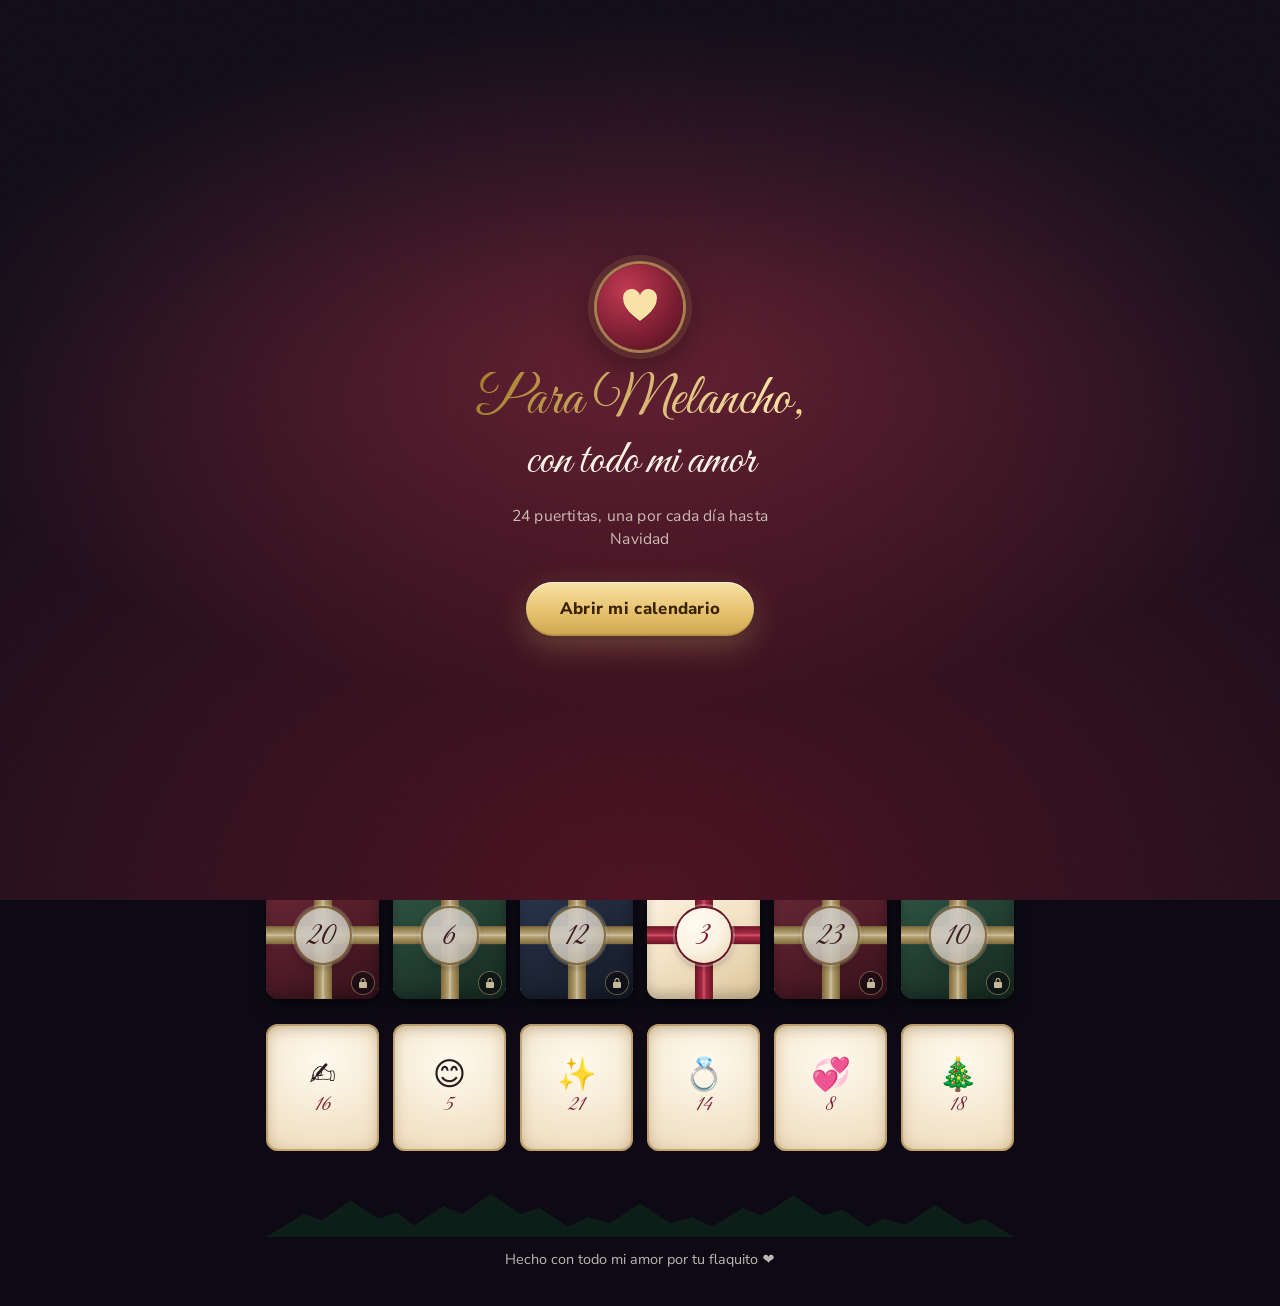
<file: adviento/index.html>
<!DOCTYPE html>
<html lang="es">
<head>
<meta charset="UTF-8">
<meta name="viewport" content="width=device-width, initial-scale=1, viewport-fit=cover">
<title>Adviento para Melancho</title>
<meta name="description" content="Un calendario de adviento hecho con todo mi amor">
<!-- Vista previa al compartir el link (WhatsApp, etc.) -->
<meta property="og:type" content="website">
<meta property="og:url" content="https://adviento-melancho.onrender.com/">
<meta property="og:title" content="Para Melancho 🎄">
<meta property="og:description" content="Un calendario de adviento hecho con todo mi amor">
<meta property="og:image" content="https://adviento-melancho.onrender.com/og.jpg">
<meta property="og:image:secure_url" content="https://adviento-melancho.onrender.com/og.jpg">
<meta property="og:image:type" content="image/jpeg">
<meta property="og:image:width" content="1200">
<meta property="og:image:height" content="630">
<meta property="og:image:alt" content="Para Melancho: nuestro calendario de adviento">
<meta property="og:locale" content="es_EC">
<meta name="twitter:card" content="summary_large_image">
<meta name="twitter:title" content="Para Melancho 🎄">
<meta name="twitter:description" content="Un calendario de adviento hecho con todo mi amor">
<meta name="twitter:image" content="https://adviento-melancho.onrender.com/og.jpg">
<meta name="theme-color" content="#140c1c">
<meta name="apple-mobile-web-app-capable" content="yes">
<meta name="mobile-web-app-capable" content="yes">
<meta name="apple-mobile-web-app-status-bar-style" content="black-translucent">
<meta name="apple-mobile-web-app-title" content="Adviento">
<link rel="manifest" href="manifest.webmanifest">
<link rel="icon" type="image/png" href="icons/favicon.png">
<link rel="apple-touch-icon" href="icons/apple-touch-icon.png">
<link rel="preload" href="fonts/great-vibes.woff2" as="font" type="font/woff2" crossorigin>
<link rel="preload" href="fonts/nunito-sans.woff2" as="font" type="font/woff2" crossorigin>
<link rel="stylesheet" href="css/styles.css">
</head>
<body>
<canvas id="sky" aria-hidden="true"></canvas>
<canvas id="fx" aria-hidden="true"></canvas>

<!-- ====== BIENVENIDA ====== -->
<section class="splash" id="splash" role="dialog" aria-modal="true" aria-labelledby="splashTitle">
  <div class="splash-inner">
    <div class="splash-seal" aria-hidden="true">
      <svg viewBox="0 0 100 100"><path d="M50 82C22 62 12 46 12 33a17 17 0 0 1 38-9 17 17 0 0 1 38 9c0 13-10 29-38 49z"/></svg>
    </div>
    <p class="splash-pre">Para Melancho,</p>
    <h1 class="splash-title" id="splashTitle">con todo mi amor</h1>
    <p class="splash-sub">24 puertitas, una por cada día hasta Navidad</p>
    <button class="btn-gold" id="enterBtn" type="button">Abrir mi calendario</button>
  </div>
</section>

<!-- ====== BARRA SUPERIOR ====== -->
<div class="topbar">
  <button class="icon-btn" id="musicBtn" type="button" aria-pressed="false" aria-label="Encender música navideña">
    <svg class="i-on" viewBox="0 0 24 24" aria-hidden="true"><path d="M9 18V5l11-2v13"/><circle cx="6" cy="18" r="3"/><circle cx="17" cy="16" r="3"/></svg>
    <svg class="i-off" viewBox="0 0 24 24" aria-hidden="true"><path d="M9 18V5l11-2v13"/><circle cx="6" cy="18" r="3"/><circle cx="17" cy="16" r="3"/><path d="M3 3l18 18"/></svg>
  </button>
</div>

<main id="app" aria-hidden="true">
  <div class="garland" aria-hidden="true">
    <svg class="wire" viewBox="0 0 400 40" preserveAspectRatio="none"><path d="M0 6 Q100 38 200 10 T400 6"/></svg>
    <div class="bulbs" id="bulbs"></div>
  </div>

  <header class="hero">
    <p class="eyebrow">Diciembre 2026</p>
    <h1>Nuestro Adviento,<br><span>mi Melancho</span></h1>
    <p class="sub">Una puertita cada día hasta Navidad</p>
    <div id="testBadge"></div>

    <div class="countdown" id="countdown" aria-live="off">
      <p class="cd-label" id="cdLabel">Faltan para Navidad</p>
      <div class="cd-tiles" id="cdTiles">
        <div class="cd-tile"><b id="cdD">--</b><span>días</span></div>
        <div class="cd-tile"><b id="cdH">--</b><span>horas</span></div>
        <div class="cd-tile"><b id="cdM">--</b><span>min</span></div>
        <div class="cd-tile"><b id="cdS">--</b><span>seg</span></div>
      </div>
      <p class="cd-note" id="count"></p>
    </div>

    <div class="remind" id="remind">
      <button class="btn-remind" id="remindBtn" type="button">Recordarme cada día 🔔</button>
      <p class="remind-alt" id="remindAlt" hidden></p>
    </div>

    <div class="avisos-panel" id="avisosPanel" hidden>
      <p class="avisos-title">Avisos para ti (ntfy)</p>
      <button class="btn-gold" id="avisosTest" type="button">Enviar aviso de prueba</button>
      <p class="avisos-info" id="avisosInfo"></p>
    </div>

    <div class="progress" aria-label="Progreso">
      <p class="progress-text" id="progressText">Has abierto 0 de 24 puertitas</p>
      <div class="progress-bar" role="progressbar" aria-valuemin="0" aria-valuemax="24" aria-valuenow="0" id="progressBar"><i id="progressFill"></i></div>
    </div>
  </header>

  <section class="album" id="album" aria-labelledby="albumTitle" hidden>
    <h2 id="albumTitle">Nuestro álbum de Adviento</h2>
    <p class="album-sub">Todas las puertitas que abriste, para releerlas cuando quieras</p>
    <div class="album-list" id="albumList"></div>
  </section>

  <section class="grid" id="grid" aria-label="Puertitas del calendario"></section>

  <footer class="foot">
    <svg class="pines" viewBox="0 0 400 60" preserveAspectRatio="none" aria-hidden="true">
      <path d="M0 60 L20 30 L30 38 L45 12 L60 36 L70 28 L88 60Z M70 60 L95 20 L105 30 L120 4 L136 30 L146 22 L170 60Z M150 60 L172 34 L184 42 L200 16 L216 42 L228 34 L250 60Z M230 60 L255 22 L265 32 L282 6 L298 32 L308 24 L330 60Z M312 60 L330 36 L342 44 L358 18 L374 44 L384 36 L400 60Z"/>
    </svg>
    <p>Hecho con todo mi amor por tu flaquito ❤️</p>
  </footer>
</main>

<!-- ====== VENTANA DE CONTENIDO ====== -->
<div class="overlay" id="overlay" aria-hidden="true">
  <div class="stage" id="stage" role="dialog" aria-modal="true" aria-labelledby="cardTitle" tabindex="-1"></div>
</div>

<div class="flash" id="flash" aria-hidden="true"></div>
<div class="toast" id="toast" role="status" aria-live="polite"></div>

<script src="data.js"></script>
<script src="js/music.js"></script>
<script src="js/effects.js"></script>
<script src="js/avisos.js"></script>
<script src="js/app.js"></script>
</body>
</html>
</file>
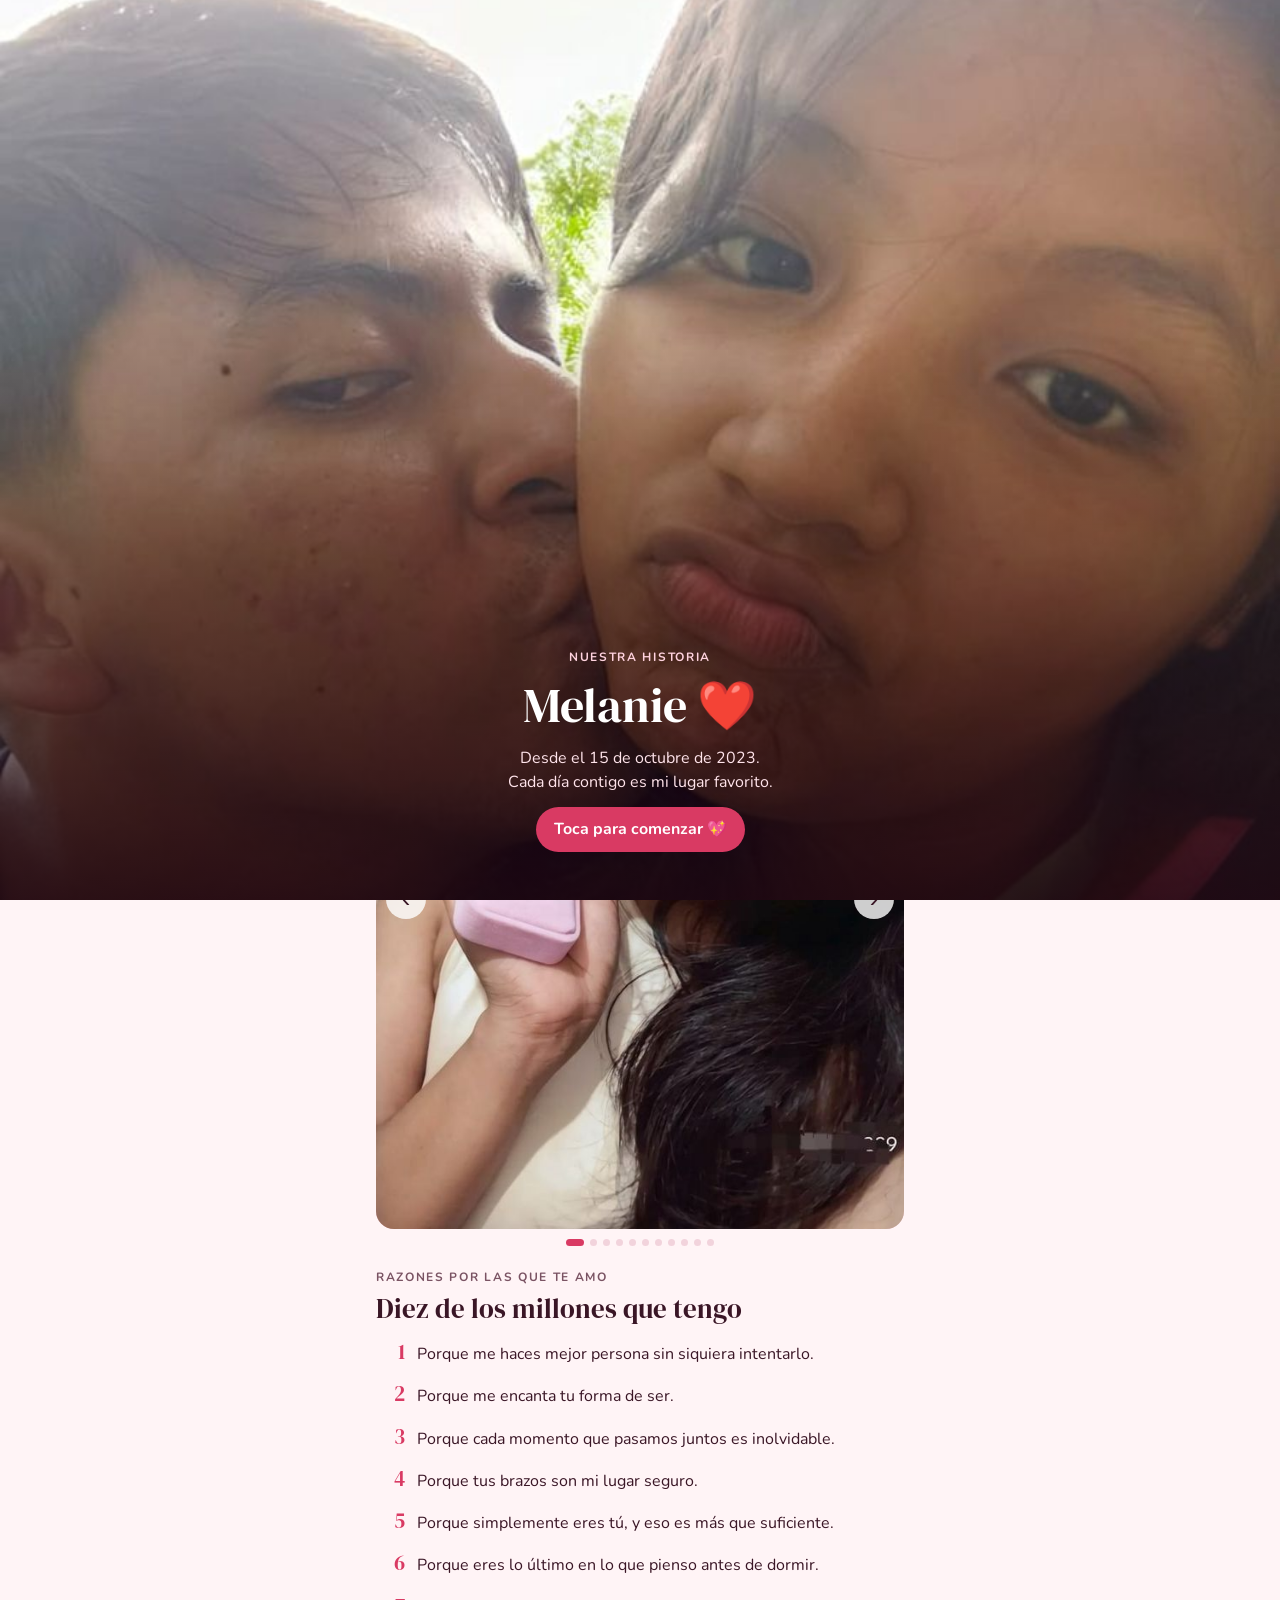
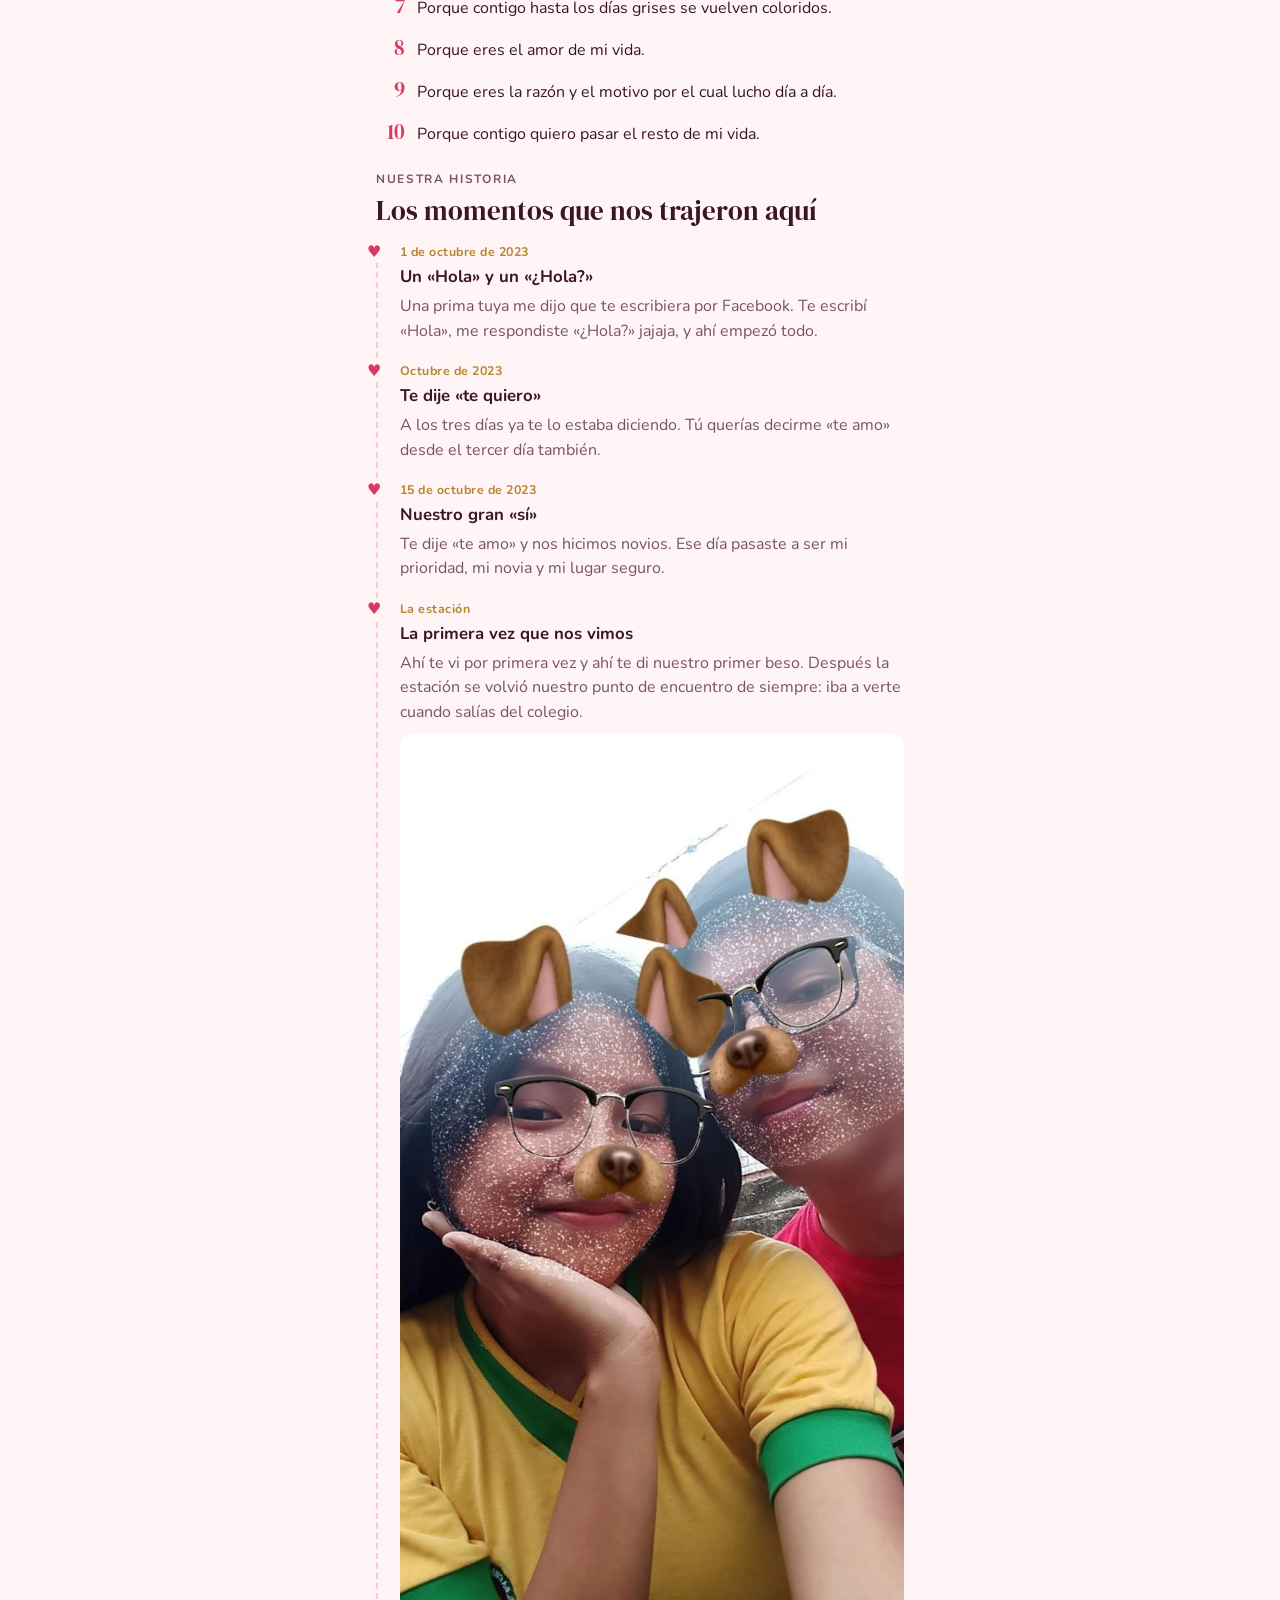
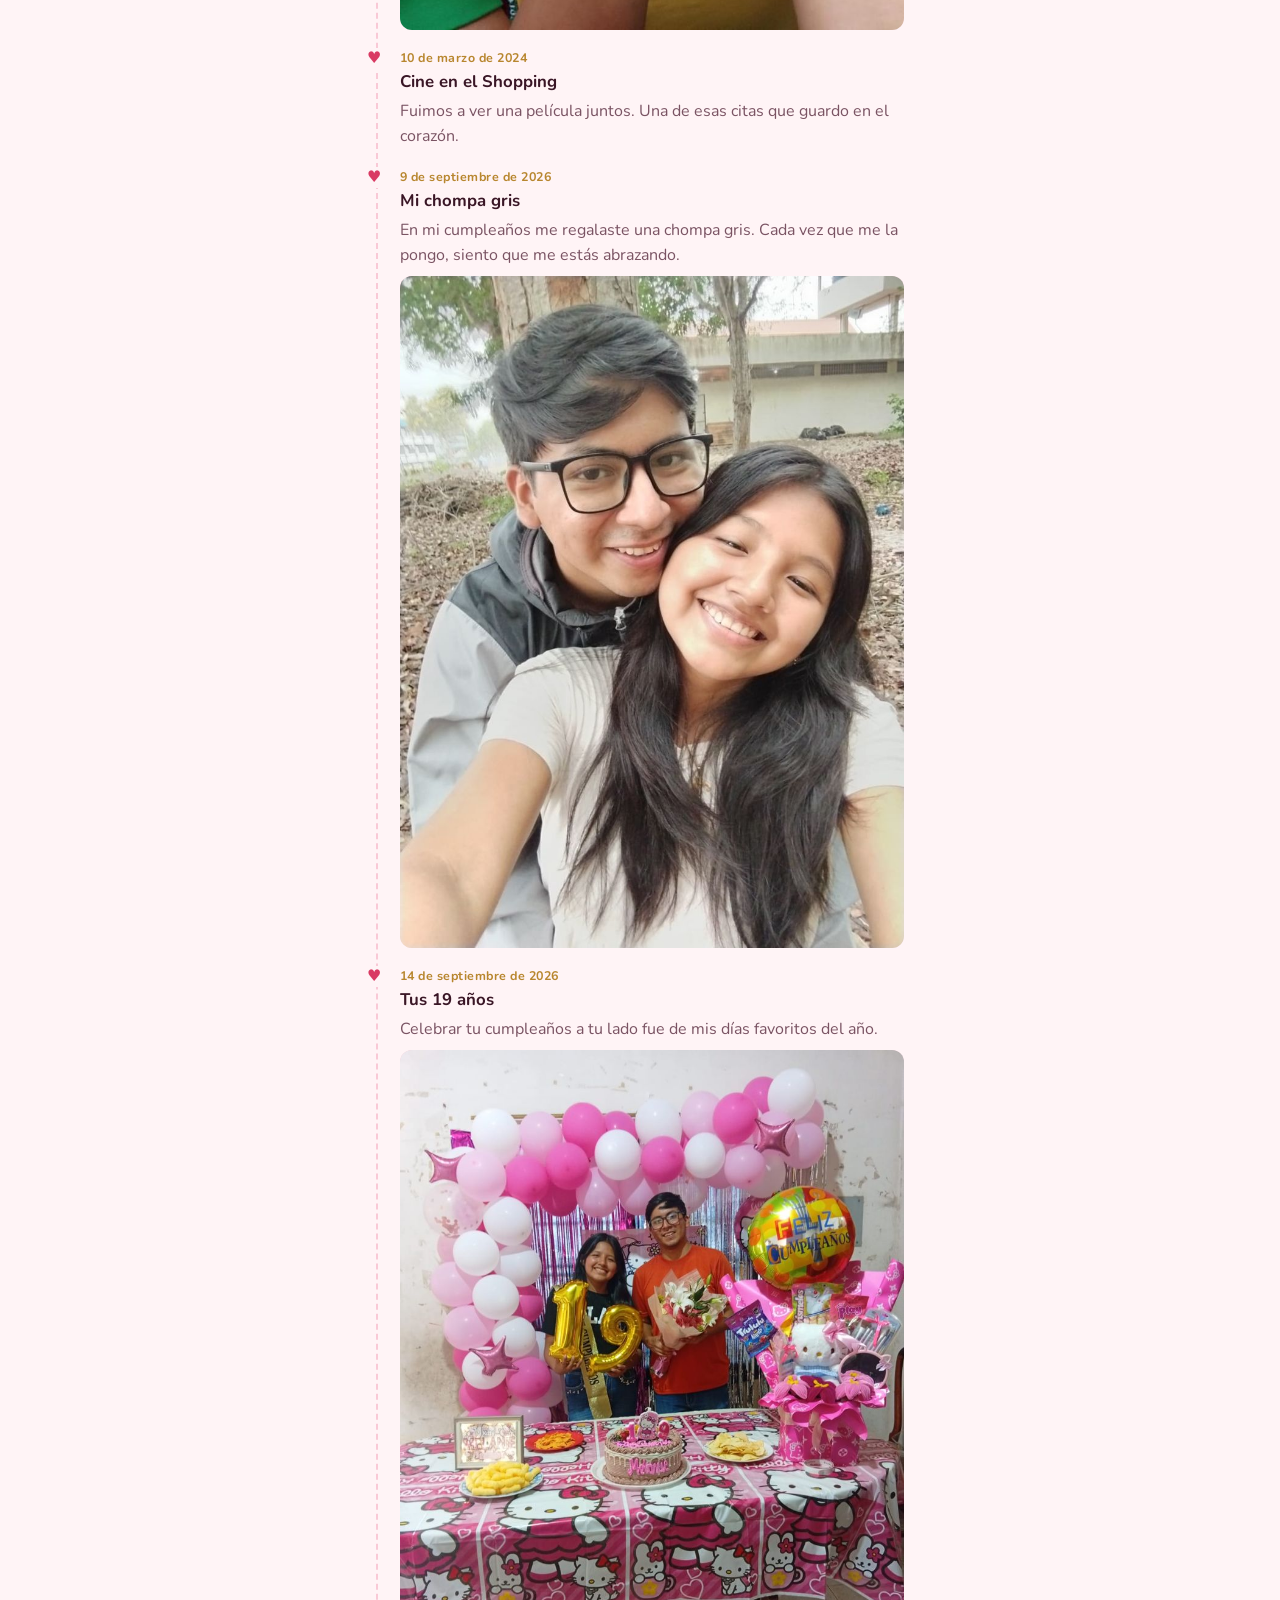
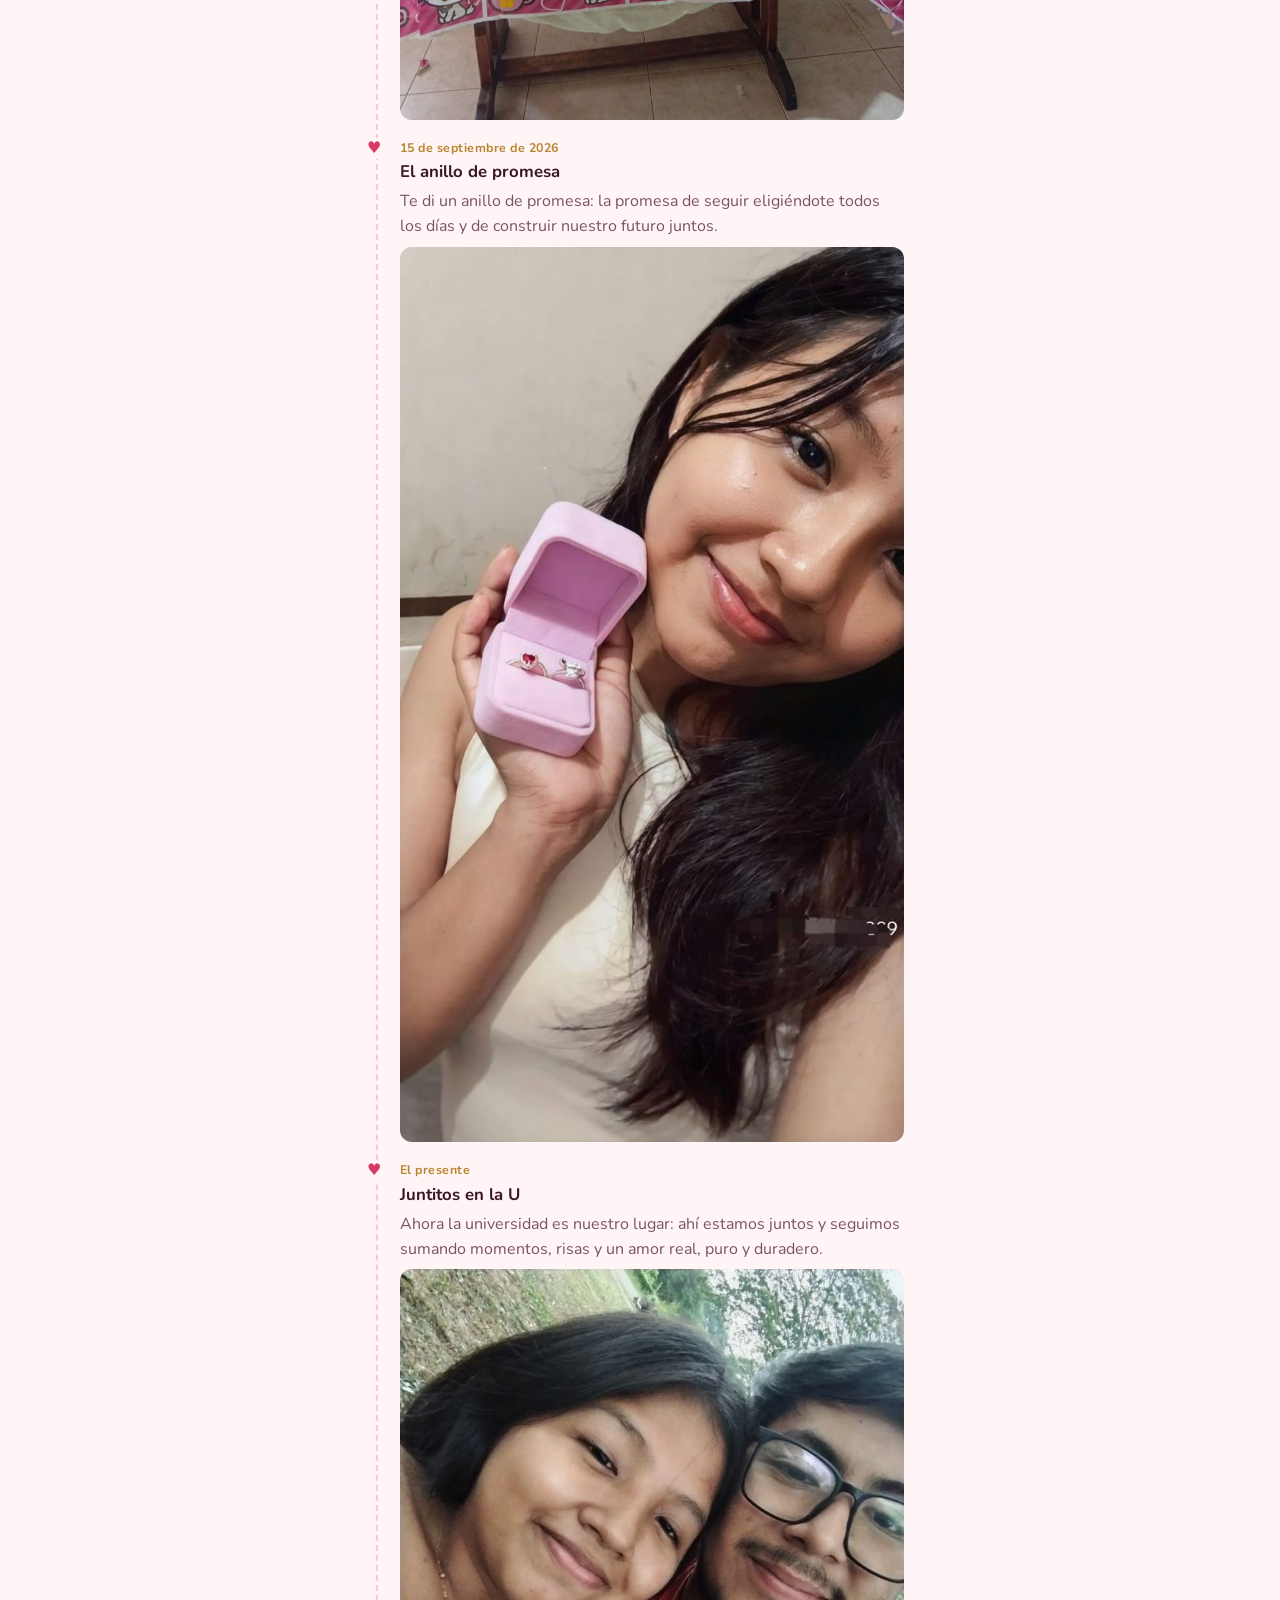
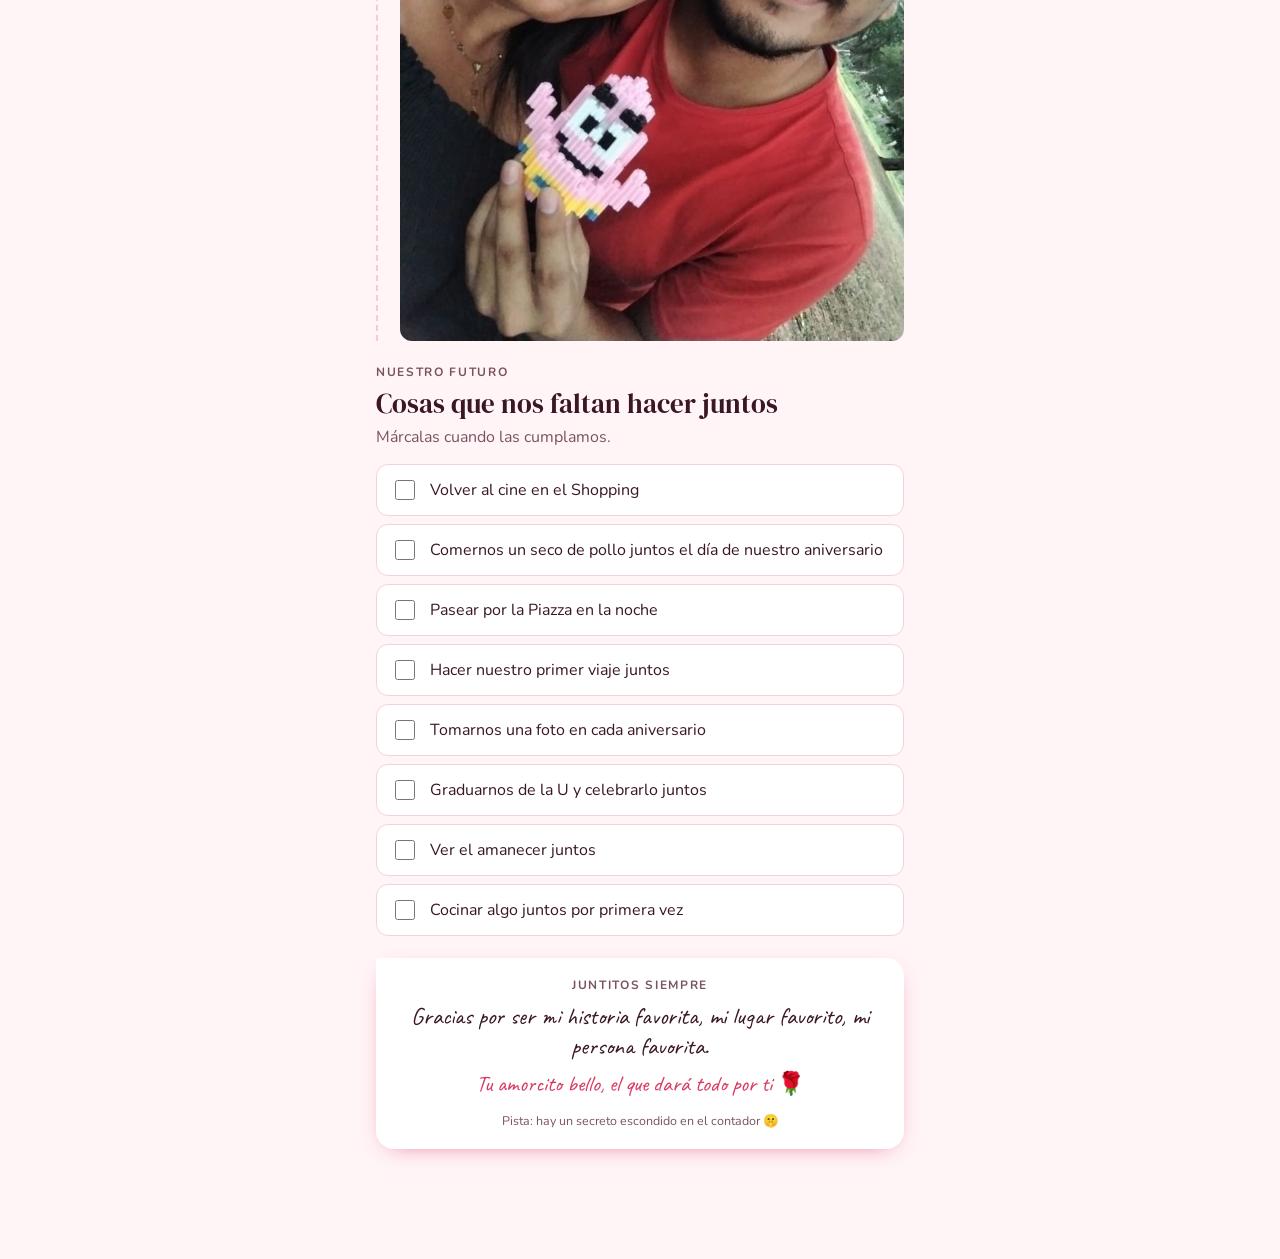
<file: para-melanie/index.html>
<!DOCTYPE html>
<html lang="es">
<head>
<meta charset="UTF-8">
<meta name="viewport" content="width=device-width, initial-scale=1.0, viewport-fit=cover">
<title>Para Melanie</title>
<link rel="stylesheet" href="https://fonts.googleapis.com/css2?family=DM+Serif+Display:ital@0;1&family=Nunito:wght@400;600;700&family=Caveat:wght@500;700&display=swap">
<style>
/* Layout: app de una pantalla con barra inferior de pestañas; cada pestaña es una "página" de un cuaderno de amor */
:root{
  --bg:#FFF4F6; --paper:#FFFFFF; --ink:#3A1626; --soft:#7A5363; --line:#F2D3DC;
  --accent:#D93A63; --blush:#F9C9D6; --gold:#B8862E; --map:#FCE6EC; --water:#D9ECF2;
  --display:"DM Serif Display", Georgia, serif;
  --body:"Nunito", system-ui, -apple-system, sans-serif;
  --hand:"Caveat", "Segoe Print", cursive;
}
@media (prefers-color-scheme: dark){:root:not([data-theme="light"]){
  --bg:#1C0E15; --paper:#2A1720; --ink:#FBE7EC; --soft:#D3A9B7; --line:#43262F;
  --accent:#FF6F91; --blush:#5A2A3A; --gold:#E2B860; --map:#2E1922; --water:#1E3038; color-scheme:dark}}
:root[data-theme="dark"]{
  --bg:#1C0E15; --paper:#2A1720; --ink:#FBE7EC; --soft:#D3A9B7; --line:#43262F;
  --accent:#FF6F91; --blush:#5A2A3A; --gold:#E2B860; --map:#2E1922; --water:#1E3038; color-scheme:dark}
html,body{height:100%}
body{background:var(--bg);color:var(--ink);font-family:var(--body);font-size:16px;line-height:1.55}
.app{max-width:560px;margin:0 auto;min-height:100%;display:flex;flex-direction:column;
  padding-left:max(16px, env(safe-area-inset-left,0px));padding-right:max(16px, env(safe-area-inset-right,0px));padding-block:20px 110px}
h1,h2{font-family:var(--display);font-weight:400;text-wrap:balance;margin:0;line-height:1.15}
h1{font-size:2.4rem} h2{font-size:1.7rem}
.eyebrow{font-size:.75rem;letter-spacing:.14em;text-transform:uppercase;color:var(--soft);font-weight:700}
.hand{font-family:var(--hand);font-size:1.5rem;line-height:1.25}
.muted{color:var(--soft)}
section{display:flex;flex-direction:column;gap:22px}
.demo{background:var(--blush);color:var(--ink);border-radius:10px;padding:8px 12px;font-size:.85rem;margin-bottom:16px}
.tag{font-size:.65rem;letter-spacing:.1em;text-transform:uppercase;color:var(--accent);font-weight:700}

/* Inicio */
.hero{display:flex;flex-direction:column;gap:6px;padding-top:6px}
.hero h1 em{color:var(--accent);font-style:italic}
.counter{display:grid;grid-template-columns:repeat(4,1fr);gap:8px;margin-top:6px}
.counter div{background:var(--paper);border:1px solid var(--line);border-radius:14px;padding:12px 4px;text-align:center}
.counter b{display:block;font-family:var(--display);font-size:1.7rem;font-weight:400;font-variant-numeric:tabular-nums;color:var(--accent)}
.counter span{font-size:.72rem;color:var(--soft);text-transform:uppercase;letter-spacing:.08em}
.note{background:var(--paper);border-radius:4px 18px 18px 18px;padding:18px 20px;box-shadow:0 6px 24px -14px var(--accent);position:relative}
.note .hand{color:var(--ink)}
.note .row{display:flex;justify-content:space-between;align-items:center;gap:8px;margin-bottom:6px}
.btn{font:inherit;font-weight:700;border:none;border-radius:999px;padding:10px 18px;background:var(--accent);color:#fff;cursor:pointer}
.btn.ghost{background:transparent;color:var(--accent);border:1.5px solid var(--accent);padding:6px 14px;font-size:.85rem}
.btn:focus-visible,.tabbar button:focus-visible,.env:focus-visible,.pin:focus-visible,.opt:focus-visible{outline:3px solid var(--gold);outline-offset:2px}
.timeline{list-style:none;margin:0;padding:0 0 0 22px;border-left:2px dashed var(--blush);display:flex;flex-direction:column;gap:18px}
.timeline li{position:relative}
.timeline li::before{content:"♥";position:absolute;left:-33px;top:0;color:var(--accent);background:var(--bg);font-size:1rem;line-height:1.3}
.timeline .date{font-size:.78rem;font-weight:700;color:var(--gold);letter-spacing:.04em}
.timeline h3{margin:2px 0 4px;font-size:1.05rem}
.timeline p{margin:0;color:var(--soft)}
.photo{margin-top:8px;aspect-ratio:4/3;max-width:100%;border-radius:12px;background:linear-gradient(135deg,var(--blush),var(--map));display:grid;place-items:center;color:var(--soft);font-size:.8rem}
.photo img{width:100%;height:100%;object-fit:cover;border-radius:12px}

/* Galería, razones, música */
.gallery{position:relative;border-radius:18px;overflow:hidden;background:var(--blush);aspect-ratio:4/5;max-width:100%}
.track{display:flex;height:100%;overflow-x:auto;scroll-snap-type:x mandatory;scrollbar-width:none}
.track::-webkit-scrollbar{display:none}
.track img{flex:0 0 100%;width:100%;height:100%;object-fit:cover;scroll-snap-align:center}
.gnav{position:absolute;top:50%;transform:translateY(-50%);width:40px;height:40px;border-radius:50%;border:none;background:color-mix(in srgb,var(--paper) 80%,transparent);color:var(--ink);font-size:1.6rem;line-height:1;cursor:pointer}
.gnav.prev{left:10px}.gnav.next{right:10px}
.dots{display:flex;justify-content:center;gap:6px;margin-top:10px}
.dots i{width:7px;height:7px;border-radius:50%;background:var(--line)}
.dots i.on{background:var(--accent);width:18px;border-radius:4px}
.reasons{margin:0;padding:0;list-style:none;counter-reset:r;display:flex;flex-direction:column;gap:10px}
.reasons li{counter-increment:r;display:flex;gap:12px;align-items:baseline}
.reasons li::before{content:counter(r);font-family:var(--display);color:var(--accent);font-size:1.3rem;min-width:1.4em;text-align:right}
.music{position:fixed;right:max(14px,env(safe-area-inset-right,0px));bottom:calc(84px + env(safe-area-inset-bottom,0px));z-index:25;
  border:none;border-radius:999px;background:var(--accent);color:#fff;font:inherit;font-weight:700;padding:10px 16px;cursor:pointer;box-shadow:0 6px 18px -6px var(--accent)}
.firma{font-family:var(--hand);font-size:1.4rem;color:var(--accent);text-align:center;margin:0}

/* Portada */
.cover{position:fixed;inset:0;z-index:50;display:grid;place-items:end center;background:#2A0E1A center/cover no-repeat;
  background-image:linear-gradient(180deg,rgba(30,6,16,0) 35%,rgba(30,6,16,.88)),url("portada.jpg");background-position:center 30%;
  padding:0 max(20px,env(safe-area-inset-right,0px)) calc(48px + env(safe-area-inset-bottom,0px)) max(20px,env(safe-area-inset-left,0px))}
.cover-in{max-width:460px;width:100%;display:flex;flex-direction:column;gap:12px;text-align:center;align-items:center}
.cover.out{opacity:0;transition:opacity .7s;pointer-events:none}

/* Álbum */
.albumlist{display:flex;flex-direction:column;gap:26px}
.albumlist h3{font-family:var(--display);font-weight:400;font-size:1.35rem;margin:0 0 10px;display:flex;justify-content:space-between;align-items:baseline;gap:8px}
.albumlist h3 small{font-family:var(--body);font-size:.75rem;color:var(--soft)}
.grid{display:grid;grid-template-columns:repeat(3,minmax(0,1fr));gap:6px}
.grid button{padding:0;border:none;background:var(--blush);aspect-ratio:1;border-radius:8px;overflow:hidden;cursor:pointer}
.grid img{width:100%;height:100%;object-fit:cover;display:block}
.grid button:focus-visible{outline:3px solid var(--gold);outline-offset:2px}
.lightbox{position:fixed;inset:0;z-index:60;background:#0d0508;display:flex;flex-direction:column}
.lb-track{flex:1;display:flex;overflow-x:auto;scroll-snap-type:x mandatory;scrollbar-width:none;min-height:0}
.lb-track::-webkit-scrollbar{display:none}
.lb-track figure{flex:0 0 100%;margin:0;scroll-snap-align:center;display:grid;place-items:center;padding:12px}
.lb-track img{max-width:100%;max-height:100%;object-fit:contain;border-radius:6px}
.lb-bar{display:flex;justify-content:space-between;align-items:center;color:#FBE7EC;font-size:.9rem;
  padding:10px max(16px,env(safe-area-inset-right,0px)) calc(12px + env(safe-area-inset-bottom,0px)) max(16px,env(safe-area-inset-left,0px))}
.lb-x{background:#ffffff22;color:#fff;border:none;width:42px;height:42px;border-radius:50%;font-size:1.1rem;cursor:pointer}

/* Fechas, deseos, secreto */
.special{background:var(--accent);color:#fff;border-radius:16px;padding:16px 18px;display:flex;gap:12px;align-items:center}
.special b{display:block;font-family:var(--display);font-weight:400;font-size:1.35rem;line-height:1.2}
.special span{font-size:.92rem;opacity:.95}
.special .ico{font-size:2rem;line-height:1}
#counter{cursor:pointer;-webkit-user-select:none;user-select:none}
.wishes{list-style:none;margin:0;padding:0;display:flex;flex-direction:column;gap:8px}
.wishes label{display:flex;gap:12px;align-items:center;background:var(--paper);border:1px solid var(--line);border-radius:12px;padding:12px 14px;cursor:pointer}
.wishes input{width:20px;height:20px;accent-color:var(--accent);flex:none}
.wishes input:checked + span{text-decoration:line-through;color:var(--soft)}
.env.locked{opacity:.8}
.env.locked .seal{background:var(--soft)}
.env .count{font-family:var(--body);font-size:.8rem;color:var(--soft);display:block;margin-top:4px}

/* Cartas */
.envs{display:grid;grid-template-columns:repeat(2,minmax(0,1fr));gap:14px}
.env{font:inherit;color:var(--ink);background:var(--paper);border:1px solid var(--line);border-radius:12px;padding:0;cursor:pointer;text-align:left;overflow:hidden;display:flex;flex-direction:column}
.env .flap{height:56px;background:var(--blush);clip-path:polygon(0 0,100% 0,50% 100%);position:relative}
.env .seal{position:absolute;left:50%;top:30px;transform:translateX(-50%);width:26px;height:26px;border-radius:50%;background:var(--accent);color:#fff;display:grid;place-items:center;font-size:.8rem}
.env .lbl{padding:14px 12px 16px;font-family:var(--hand);font-size:1.35rem;line-height:1.15}
.env.read .seal{background:var(--gold)}
.letter{position:fixed;inset:0;background:color-mix(in srgb,var(--ink) 45%,transparent);display:grid;place-items:center;z-index:30;
  padding:max(16px,env(safe-area-inset-top,0px)) max(16px,env(safe-area-inset-right,0px)) max(16px,env(safe-area-inset-bottom,0px)) max(16px,env(safe-area-inset-left,0px))}
.letter .sheet{background:var(--paper);max-width:460px;width:100%;max-height:85vh;overflow:auto;border-radius:6px;padding:26px 24px;
  background-image:repeating-linear-gradient(transparent 0 33px,var(--line) 33px 34px);animation:rise .45s ease}
.letter .sheet h2{margin-bottom:12px;color:var(--accent)}
.letter .sheet p{font-family:var(--hand);font-size:1.45rem;line-height:34px;margin:0 0 12px}
@keyframes rise{from{transform:translateY(30px) scale(.96);opacity:.4}to{transform:none;opacity:1}}

/* Mapa */
.mapwrap{position:relative;background:var(--map);border-radius:18px;overflow:hidden;border:1px solid var(--line)}
.mapwrap svg{display:block;width:100%;height:auto}
.pin{position:absolute;transform:translate(-50%,-100%);background:none;border:none;cursor:pointer;padding:4px;font-size:1.9rem;line-height:1;filter:drop-shadow(0 3px 3px rgba(0,0,0,.25))}
.pin.on{transform:translate(-50%,-100%) scale(1.25)}
.place{background:var(--paper);border:1px solid var(--line);border-radius:14px;padding:16px 18px}
.place h3{margin:2px 0 4px;font-family:var(--display);font-weight:400;font-size:1.3rem}
.place p{margin:0}

/* Quiz */
.qcard{background:var(--paper);border:1px solid var(--line);border-radius:18px;padding:20px;display:flex;flex-direction:column;gap:14px}
.progress{height:6px;background:var(--line);border-radius:6px;overflow:hidden}
.progress i{display:block;height:100%;background:var(--accent);transition:width .3s}
.opts{display:flex;flex-direction:column;gap:10px}
.opt{font:inherit;text-align:left;padding:12px 16px;border-radius:12px;border:1.5px solid var(--line);background:var(--bg);color:var(--ink);cursor:pointer}
.opt.ok{border-color:#2E9E6A;background:color-mix(in srgb,#2E9E6A 15%,var(--bg))}
.opt.no{border-color:var(--accent);background:color-mix(in srgb,var(--accent) 12%,var(--bg))}
.prize{text-align:center;display:flex;flex-direction:column;gap:10px;align-items:center}
.prize .big{font-family:var(--display);font-size:3rem;color:var(--accent);line-height:1}

/* Cupones */
.coupons{display:flex;flex-direction:column;gap:14px}
.coupon{display:flex;background:var(--paper);border:1.5px dashed var(--accent);border-radius:14px;overflow:hidden}
.coupon .stub{width:72px;flex:none;background:var(--blush);display:grid;place-items:center;font-size:1.8rem;border-right:1.5px dashed var(--accent)}
.coupon .body{padding:14px 16px;flex:1;min-width:0;display:flex;flex-direction:column;gap:8px}
.coupon h3{margin:0;font-size:1.05rem}
.coupon p{margin:0;font-size:.88rem;color:var(--soft)}
.coupon.used{opacity:.55;border-style:solid;border-color:var(--line)}
.coupon.used .btn{background:var(--gold)}
.confirm{display:flex;gap:8px;flex-wrap:wrap;align-items:center;font-size:.88rem}

/* Barra */
.tabbar{position:fixed;left:0;right:0;bottom:0;background:var(--paper);border-top:1px solid var(--line);z-index:20;
  padding:6px max(8px,env(safe-area-inset-right,0px)) calc(6px + env(safe-area-inset-bottom,0px)) max(8px,env(safe-area-inset-left,0px))}
.tabbar nav{max-width:560px;margin:0 auto;display:grid;grid-template-columns:repeat(6,1fr)}
.tabbar button{font:inherit;background:none;border:none;color:var(--soft);display:flex;flex-direction:column;align-items:center;gap:2px;padding:6px 2px;cursor:pointer;font-size:.7rem;font-weight:700;border-radius:10px}
.tabbar button span{font-size:1.3rem;line-height:1}
.tabbar button[aria-current="true"]{color:var(--accent);background:var(--bg)}
.hearts{position:fixed;inset:0;pointer-events:none;z-index:40;overflow:hidden}
.hearts i{position:absolute;bottom:-30px;font-style:normal;color:var(--accent);animation:float 2.4s ease-out forwards}
@keyframes float{to{transform:translateY(-105vh) rotate(25deg);opacity:0}}
@media (prefers-reduced-motion: reduce){*{animation:none!important;transition:none!important}}
</style>

<style>*{box-sizing:border-box}body{margin:0}[hidden]{display:none!important}img{max-width:100%}</style>
</head>
<body>
<div class="app">
  <div class="demo" id="demo">Versión de prueba: los lugares del mapa y algunas preguntas del juego todavía son de ejemplo.</div>

  <!-- INICIO -->
  <section id="v-inicio">
    <div class="hero">
      <div class="eyebrow">Una app hecha solo para ti</div>
      <h1>Hola, <em>Melanie</em></h1>
      <p class="muted" id="since"></p>
    </div>
    <div class="special" id="special" hidden></div>
    <div class="counter" aria-live="polite" id="counter">
      <div><b id="c-d">0</b><span>días</span></div>
      <div><b id="c-h">0</b><span>horas</span></div>
      <div><b id="c-m">0</b><span>min</span></div>
      <div><b id="c-s">0</b><span>seg</span></div>
    </div>

    <div class="note">
      <div class="row"><span class="eyebrow">Mensaje de hoy</span><span class="muted" style="font-size:.8rem" id="today"></span></div>
      <p class="hand" id="msg" style="margin:0"></p>
      <div style="margin-top:12px"><button class="btn ghost" id="love">¿Cuánto te amo hoy? ➜</button></div>
      <p class="muted" id="loveOut" style="margin:10px 0 0;font-size:.92rem" aria-live="polite"></p>
    </div>

    <div>
      <div class="eyebrow" style="margin-bottom:6px">Nuestros momentos</div>
      <h2 style="margin-bottom:12px">Cada foto, un recuerdo</h2>
      <div class="gallery" id="gallery">
        <div class="track" id="track"></div>
        <button class="gnav prev" id="gprev" aria-label="Foto anterior">‹</button>
        <button class="gnav next" id="gnext" aria-label="Foto siguiente">›</button>
      </div>
      <div class="dots" id="gdots"></div>
    </div>

    <div>
      <div class="eyebrow" style="margin-bottom:6px">Razones por las que te amo</div>
      <h2 style="margin-bottom:12px">Diez de los millones que tengo</h2>
      <ol class="reasons" id="reasons"></ol>
    </div>

    <div>
      <div class="eyebrow" style="margin-bottom:6px">Nuestra historia</div>
      <h2 style="margin-bottom:16px">Los momentos que nos trajeron aquí</h2>
      <ol class="timeline" id="timeline"></ol>
    </div>
    <div>
      <div class="eyebrow" style="margin-bottom:6px">Nuestro futuro</div>
      <h2 style="margin-bottom:6px">Cosas que nos faltan hacer juntos</h2>
      <p class="muted" style="margin:0 0 14px">Márcalas cuando las cumplamos.</p>
      <ul class="wishes" id="wishes"></ul>
    </div>

    <div class="note" style="text-align:center">
      <div class="eyebrow">Juntitos siempre</div>
      <p class="hand" style="margin:6px 0">Gracias por ser mi historia favorita, mi lugar favorito, mi persona favorita.</p>
      <p class="firma" id="firma"></p>
      <p class="muted" style="font-size:.78rem;margin:10px 0 0">Pista: hay un secreto escondido en el contador 🤫</p>
    </div>
  </section>

  <!-- ALBUM -->
  <section id="v-album" hidden>
    <div><div class="eyebrow">Nuestro álbum</div><h2>Todos nuestros recuerdos</h2>
    <p class="muted">Toca una foto para verla en grande y desliza para pasar a la siguiente.</p></div>
    <div id="albumList" class="albumlist"></div>
  </section>

  <!-- CARTAS -->
  <section id="v-cartas" hidden>
    <div><div class="eyebrow">Cartas</div><h2>Abre cuando…</h2>
    <p class="muted">Elige la que necesites. Puedes volver a leerlas las veces que quieras.</p></div>
    <div class="envs" id="envs"></div>
  </section>

  <!-- MAPA -->
  <section id="v-mapa" hidden>
    <div><div class="eyebrow">Mapa de recuerdos</div><h2>Nuestros lugares</h2>
    <p class="muted">Toca un corazón para recordar lo que pasó ahí.</p></div>
    <div class="mapwrap" id="map">
      <svg viewBox="0 0 400 320" aria-hidden="true">
        <path d="M0 230 C60 215 90 250 140 245 S230 270 280 255 S360 240 400 250 L400 320 L0 320Z" fill="var(--water)"/>
        <path d="M300 280 q30 -12 60 -2 q-25 16 -60 2z" fill="var(--blush)"/>
        <g fill="none" stroke="var(--line)" stroke-width="7" stroke-linecap="round">
          <path d="M20 60 L380 90"/><path d="M60 20 L120 220"/><path d="M200 10 L230 230"/><path d="M30 170 L370 150"/><path d="M300 30 L330 220"/>
        </g>
        <g fill="none" stroke="var(--paper)" stroke-width="2" stroke-dasharray="6 6">
          <path d="M20 60 L380 90"/><path d="M30 170 L370 150"/>
        </g>
                <text x="16" y="300" font-family="Nunito, sans-serif" font-size="11" fill="var(--soft)">Océano Pacífico</text>
        <text x="16" y="24" font-family="Nunito, sans-serif" font-size="11" font-weight="700" fill="var(--soft)">MACHALA</text>
      </svg>
    </div>
    <div class="place" id="place"></div>
  </section>

  <!-- QUIZ -->
  <section id="v-quiz" hidden>
    <div><div class="eyebrow">Juego</div><h2>¿Cuánto te acuerdas de nosotros?</h2>
    <p class="muted">Responde todo y hay un premio al final.</p></div>
    <div class="qcard" id="quiz"></div>
  </section>

  <!-- CUPONES -->
  <section id="v-cupones" hidden>
    <div><div class="eyebrow">Vales</div><h2>Cupones de amor</h2>
    <p class="muted">Canjéalos cuando quieras. Solo enséñame la pantalla y lo cumplo.</p></div>
    <div class="coupons" id="coupons"></div>
  </section>
</div>

<div class="tabbar"><nav aria-label="Secciones">
  <button data-v="inicio" aria-current="true"><span>♥</span>Inicio</button>
  <button data-v="album"><span>▦</span>Álbum</button>
  <button data-v="cartas"><span>✉</span>Cartas</button>
  <button data-v="mapa"><span>⌖</span>Mapa</button>
  <button data-v="quiz"><span>?</span>Juego</button>
  <button data-v="cupones"><span>✂</span>Cupones</button>
</nav></div>

<div class="letter" id="letter" hidden><div class="sheet" role="dialog" aria-modal="true" aria-labelledby="l-t">
  <h2 id="l-t"></h2><div id="l-b"></div>
  <button class="btn" id="l-close" style="margin-top:10px">Guardar carta</button>
</div></div>
<div class="cover" id="cover" role="dialog" aria-label="Portada">
  <div class="cover-in">
    <div class="eyebrow" style="color:#FFD3DF">Nuestra historia</div>
    <h1 style="color:#fff;font-size:3rem">Melanie ❤️</h1>
    <p style="margin:0;color:#FFE4EB">Desde el 15 de octubre de 2023.<br>Cada día contigo es mi lugar favorito.</p>
    <button class="btn" id="start">Toca para comenzar 💖</button>
  </div>
</div>
<div class="lightbox" id="lb" hidden>
  <div class="lb-track" id="lbTrack"></div>
  <div class="lb-bar"><span id="lbCap"></span><button class="lb-x" id="lbClose" aria-label="Cerrar">✕</button></div>
</div>
<div class="hearts" id="hearts"></div>
<audio id="song" src="cancion.mp3" loop preload="none"></audio>
<button class="music" id="musicBtn" aria-pressed="false">♪ Nuestra canción</button>

<script>
/* ============ PERSONALIZA AQUÍ ============ */
const DATOS = {
  listo: true, // cambiar a true cuando todo sea real (oculta el aviso de prueba)
  inicio: "2023-10-15T00:00:00",
  firma: "Tu amorcito bello, el que dará todo por ti 🌹",
  album: [{"titulo": "Mi cumpleaños y la chompa gris", "fotos": ["album/a01.jpg", "album/a02.jpg", "album/a03.jpg"]}, {"titulo": "Mi cumpleaños en la U", "fotos": ["album/a04.jpg", "album/a05.jpg", "album/a06.jpg", "album/a07.jpg", "album/a08.jpg"]}, {"titulo": "Tus 19 años", "fotos": ["album/a09.jpg", "album/a10.jpg", "album/a11.jpg", "album/a12.jpg", "album/a13.jpg"]}, {"titulo": "El anillo de promesa", "fotos": ["album/a14.jpg", "album/a15.jpg"]}, {"titulo": "Comiendo juntos", "fotos": ["album/a16.jpg", "album/a17.jpg", "album/a18.jpg"]}, {"titulo": "La estación", "fotos": ["album/estacion.jpg"]}, {"titulo": "En la U", "fotos": ["album/a19.jpg", "album/a20.jpg", "album/a21.jpg", "album/a22.jpg", "album/a23.jpg", "album/a24.jpg", "album/a25.jpg", "album/a26.jpg", "album/a27.jpg", "album/a28.jpg", "album/a29.jpg", "album/a30.jpg"]}, {"titulo": "Solo tú", "fotos": ["album/a31.jpg", "album/a32.jpg", "album/a33.jpg", "album/a34.jpg", "album/a35.jpg", "album/a36.jpg", "album/a37.jpg", "album/a38.jpg"]}, {"titulo": "Más recuerdos", "fotos": ["foto1.jpg", "foto3.jpg",  "foto6.jpg", "foto7.jpg", "foto8.jpg", "foto9.jpg", "foto10.jpg"]}],
  fotos: ["album/a14.jpg","album/a01.jpg","album/a09.jpg","album/estacion.jpg","album/a22.jpg","album/a04.jpg","album/a18.jpg","album/a23.jpg","album/a16.jpg","album/a11.jpg","foto1.jpg"],
  razones: [
    "Porque me haces mejor persona sin siquiera intentarlo.",
    "Porque me encanta tu forma de ser.",
    "Porque cada momento que pasamos juntos es inolvidable.",
    "Porque tus brazos son mi lugar seguro.",
    "Porque simplemente eres tú, y eso es más que suficiente.",
    "Porque eres lo último en lo que pienso antes de dormir.",
    "Porque contigo hasta los días grises se vuelven coloridos.",
    "Porque eres el amor de mi vida.",
    "Porque eres la razón y el motivo por el cual lucho día a día.",
    "Porque contigo quiero pasar el resto de mi vida."
  ],
  historia: [
    {fecha:"1 de octubre de 2023", titulo:"Un «Hola» y un «¿Hola?»", texto:"Una prima tuya me dijo que te escribiera por Facebook. Te escribí «Hola», me respondiste «¿Hola?» jajaja, y ahí empezó todo."},
    {fecha:"Octubre de 2023", titulo:"Te dije «te quiero»", texto:"A los tres días ya te lo estaba diciendo. Tú querías decirme «te amo» desde el tercer día también."},
    {fecha:"15 de octubre de 2023", titulo:"Nuestro gran «sí»", texto:"Te dije «te amo» y nos hicimos novios. Ese día pasaste a ser mi prioridad, mi novia y mi lugar seguro."},
    {fecha:"La estación", titulo:"La primera vez que nos vimos", texto:"Ahí te vi por primera vez y ahí te di nuestro primer beso. Después la estación se volvió nuestro punto de encuentro de siempre: iba a verte cuando salías del colegio.", foto:"album/estacion.jpg"},
    {fecha:"10 de marzo de 2024", titulo:"Cine en el Shopping", texto:"Fuimos a ver una película juntos. Una de esas citas que guardo en el corazón."},
    {fecha:"9 de septiembre de 2026", titulo:"Mi chompa gris", texto:"En mi cumpleaños me regalaste una chompa gris. Cada vez que me la pongo, siento que me estás abrazando.", foto:"album/a01.jpg"},
    {fecha:"14 de septiembre de 2026", titulo:"Tus 19 años", texto:"Celebrar tu cumpleaños a tu lado fue de mis días favoritos del año.", foto:"album/a09.jpg"},
    {fecha:"15 de septiembre de 2026", titulo:"El anillo de promesa", texto:"Te di un anillo de promesa: la promesa de seguir eligiéndote todos los días y de construir nuestro futuro juntos.", foto:"album/a14.jpg"},
    {fecha:"El presente", titulo:"Juntitos en la U", texto:"Ahora la universidad es nuestro lugar: ahí estamos juntos y seguimos sumando momentos, risas y un amor real, puro y duradero.", foto:"album/a22.jpg"}
  ],
  mensajes: [
    "¡Te amo más que ayer y menos que mañana! 🥰",
    "Buenos días, mi Melancho. ☀️",
    "Quién diría que un «Hola» y un «¿Hola?» iban a terminar en esto. 🥹",
    "Mi niña hermosa, nos vemos en la U.",
    "Gracias a tu prima por decirme que te escribiera.",
    "Un seco de pollo y tú: mi plan perfecto. 🍗",
    "Mi chiquita preciosa, eres mi lugar seguro.",
    "Tu flaquito te ama muchísimo.",
    "Te extraño desde la estación hasta la U, ida y vuelta.",
    "Eres divina, mi vida.",
    "Cada vez que veas tu anillo, acuérdate de mi promesa. 💍",
    "Me pongo la chompa gris y es como tenerte cerca.",
    "Te amo hasta el infinito en pasos de tortuga 🐢❤️",
    "Eres mi pensamiento favorito las 24/7.",
    "Juntitos siempre, pase lo que pase.",
    "Eres mi guapita hermosa. 😍",
    "Cada día contigo es mi lugar favorito.",
    "Eres el mejor regalo de mi vida.",
    "Eres lo mejor que me ha pasado, y lo digo en serio.",
    "Hoy también te elijo. Y mañana. Y pasado.",
    "Tu risa es mi sonido favorito del mundo.",
    "Si hoy está pesado, recuerda que estoy de tu lado.",
    "Me encanta cómo ves el mundo.",
    "Gracias por tener tanta paciencia conmigo.",
    "Eres más fuerte de lo que crees.",
    "Contigo hasta lo simple se vuelve bonito.",
    "Me haces querer ser mejor persona.",
    "Ojalá hoy alguien te haga sonreír. Si no, avísame.",
    "Pienso en ti más de lo que te imaginas.",
    "Tu abrazo arregla cualquier día malo.",
    "Estoy orgulloso de ti, siempre.",
    "Eres mi lugar favorito.",
    "Hoy toca recordarte lo linda que eres.",
    "Contigo el tiempo se pasa volando.",
    "Me gustas en todas tus versiones: cansada, feliz, enojada y dormida.",
    "Gracias por quedarte.",
    "Tú puedes con todo lo de hoy.",
    "Cada día contigo es mi favorito.",
    "No hay nadie con quien prefiera estar.",
    "Eres mi paz.",
    "Que nunca se te olvide cuánto te quiero.",
    "Te debo un beso. Reclámalo hoy.",
    "Me encantas.",
    "Tus ojos son mi parte favorita del día.",
    "Contigo aprendí lo que es querer bonito.",
    "Lo nuestro es mi historia favorita.",
    "Hoy es un buen día para decirte que te amo.",
    "Gracias por existir."
  ],
  cartas: [
    {icono:"♥", cuando:"Quieras saber cuánto te amo", texto:["Mi querida Melanie ❤️","Hoy quiero recordarte lo importante que eres para mí. Gracias por cada sonrisa, cada abrazo, cada conversación y cada momento que hemos compartido durante este tiempo juntos.","A tu lado he aprendido que el amor está en los pequeños detalles, en las palabras sinceras y en la felicidad de compartir la vida con la persona correcta.","No sé cuántas páginas tenga nuestra historia, pero sí sé que quiero seguir escribiéndolas contigo.","Te amo muchísimo, mi guapita hermosa. Juntitos siempre ❤️"]},
    {icono:"☁", cuando:"Estés triste", texto:["Mi Melancho, si estás leyendo esto es porque hoy pesa un poco más.","Quiero que sepas que no tienes que estar bien todo el tiempo. Llora si lo necesitas, y después escríbeme. Voy a estar ahí.","Todo pasa, menos lo que siento por ti."]},
    {icono:"✿", cuando:"Me extrañes", texto:["Mi niña hermosa, yo también te estoy extrañando, te lo aseguro.","Cierra los ojos y piensa en nuestro último abrazo. Ese abrazo te lo debo el doble la próxima vez que nos veamos."]},
    {icono:"☾", cuando:"No puedas dormir", texto:["Mi chiquita preciosa, respira despacio. Inhala contando cuatro, suelta contando cuatro.","Imagina que estoy a tu lado contándote algo aburrido hasta que te duermas. Buenas noches, mi vida."]},
    {icono:"✎", cuando:"Estés estresada por la U", texto:["Una tarea no define lo valiosa que eres.","Haz una cosa a la vez, toma agua y descansa un rato. Confío muchísimo en ti, y cuando termines, te invito algo rico."]},
    {icono:"☀", cuando:"Estés feliz", texto:["¡Me encanta! Quiero que me cuentes todo con detalle.","Tu felicidad es de mis cosas favoritas en este mundo."]},
    {icono:"✦", cuando:"Dudes de ti", texto:["Eres inteligente, valiente y muy capaz.","Si no lo ves hoy, préstame mis ojos un rato: yo veo a alguien increíble."]}
  ],
  lugares: [
    {x:30, y:30, nombre:"La estación", fecha:"Nuestro primer lugar", texto:"Donde nos vimos por primera vez, donde te di nuestro primer beso y donde siempre nos encontrábamos.", foto:"album/estacion.jpg"},
    {x:62, y:24, nombre:"El Shopping", fecha:"10 de marzo de 2024", texto:"Nuestra cita en el cine y nuestro lugar para ir a comer.", foto:"album/a18.jpg"},
    {x:78, y:52, nombre:"La Piazza", fecha:"Para pasear", texto:"Caminar contigo de la mano, sin apuro, es de mis planes favoritos."},
    {x:46, y:56, nombre:"El Centro", fecha:"Para pasear", texto:"Paseos sencillos que contigo se vuelven especiales."},
    {x:20, y:62, nombre:"La universidad", fecha:"Hoy", texto:"Nuestro lugar de ahora: aquí podemos estar juntos y pasar muchos momentos lindos.", foto:"album/a28.jpg"}
  ],
  quiz: [
    {p:"¿Cómo nos conocimos?", o:["En la universidad","Por Facebook, gracias a tu prima","En una fiesta","En la estación"], r:1},
    {p:"¿Qué fue lo primero que nos dijimos?", o:["«Hola» – «¿Hola?» jajaja","«Hola, ¿cómo estás?»","«¿Te conozco?»","«Buenas noches»"], r:0},
    {p:"¿En qué mes nos conocimos?", o:["Septiembre","Octubre","Noviembre","Diciembre"], r:1},
    {p:"¿Dónde nos vimos por primera vez?", o:["En el Shopping","En la Piazza","En la estación","En el centro"], r:2},
    {p:"¿Dónde fue nuestro primer beso?", o:["En el cine","En la estación","En la universidad","En la Piazza"], r:1},
    {p:"¿A los cuántos días te dije «te quiero»?", o:["Al primer día","A los 3 días","A la semana","Al mes"], r:1},
    {p:"¿Cuál es nuestra comida favorita?", o:["Encebollado","Ceviche","Seco de pollo","Pizza"], r:2},
    {p:"¿Qué día nos hicimos novios?", o:["1 de octubre de 2023","15 de octubre de 2023","14 de febrero de 2024","10 de marzo de 2024"], r:1},
    {p:"¿Qué me regalaste en mi cumpleaños?", o:["Un reloj","Una chompa gris","Una gorra","Un perfume"], r:1},
    {p:"¿Qué te di el 15 de septiembre de 2026?", o:["Un collar","Un peluche","Un anillo de promesa","Un ramo de rosas"], r:2},
    {p:"¿Cómo me firmo cuando te escribo?", o:["Tu William","Tu amorcito bello","Tu novio favorito","Tu osito"], r:1}
  ],
  deseos: [
    "Volver al cine en el Shopping",
    "Comernos un seco de pollo juntos el día de nuestro aniversario",
    "Pasear por la Piazza en la noche",
    "Hacer nuestro primer viaje juntos",
    "Tomarnos una foto en cada aniversario",
    "Graduarnos de la U y celebrarlo juntos",
    "Ver el amanecer juntos",
    "Cocinar algo juntos por primera vez"
  ],
  cartaFutura: {fecha:"2027-10-15T00:00:00", titulo:"Nuestro 4.º aniversario", texto:["Mi Melancho, si estás leyendo esto es porque ya cumplimos cuatro años juntos.","Te escribí esta carta en 2026, después de darte el anillo de promesa, pensando en este día. Quiero que sepas que cada año a tu lado ha sido mejor que el anterior.","Gracias por seguir eligiéndome. Yo te sigo eligiendo a ti, hoy y siempre.","Juntitos siempre ❤️"]},
  secreto: "Encontraste el secreto 🤫 Te amo más de lo que esta app puede mostrar. Pídeme un abrazo de los largos y dime la palabra clave: «Melancho». Vale por un beso extra 💋",
  premio: "Ganaste un seco de pollo invitado por tu flaquito y, después, un paseo por la Piazza ♥",
  cupones: [
    {icono:"🍗", titulo:"Un seco de pollo", texto:"Invitado por tu flaquito, cuando tú quieras."},
    {icono:"🍿", titulo:"Cita en el cine", texto:"En el Shopping, como aquella vez."},
    {icono:"🎬", titulo:"Tú eliges la película", texto:"Sin quejas de mi parte, lo prometo."},
    {icono:"💆", titulo:"Un masaje", texto:"De 20 minutos, sin apuros."},
    {icono:"🤗", titulo:"Abrazo infinito", texto:"Hasta que tú digas basta."},
    {icono:"🍦", titulo:"Antojo cumplido", texto:"El dulce que quieras, cuando quieras."},
    {icono:"🕊", titulo:"Fin de la discusión", texto:"Úsalo y yo pido perdón primero."}
  ]
};
/* ========================================= */

const $ = id => document.getElementById(id);
const store = { get(k,d){try{return JSON.parse(localStorage.getItem(k))??d}catch(e){return d}},
                set(k,v){try{localStorage.setItem(k,JSON.stringify(v))}catch(e){}} };
const esc = s => String(s).replace(/[&<>"]/g,c=>({"&":"&amp;","<":"&lt;",">":"&gt;",'"':"&quot;"}[c]));
$("demo").hidden = DATOS.listo;

/* Tabs */
const tabs=[...document.querySelectorAll(".tabbar button")];
function show(v){
  tabs.forEach(b=>b.setAttribute("aria-current", b.dataset.v===v));
  ["inicio","album","cartas","mapa","quiz","cupones"].forEach(n=>$("v-"+n).hidden = n!==v);
  window.scrollTo(0,0);
  if(location.hash.slice(1)!==v) history.replaceState(null,"","#"+v);
}
tabs.forEach(b=>b.onclick=()=>show(b.dataset.v));
const h0=location.hash.slice(1); if(["album","cartas","mapa","quiz","cupones"].includes(h0)) show(h0);

/* Contador */
const start=new Date(DATOS.inicio);
$("since").textContent = "Juntos desde el " + start.toLocaleDateString("es-EC",{day:"numeric",month:"long",year:"numeric"});
function tick(){
  let t=Math.max(0,Date.now()-start)/1000;
  $("c-d").textContent=Math.floor(t/86400).toLocaleString("es-EC");
  $("c-h").textContent=Math.floor(t%86400/3600);
  $("c-m").textContent=Math.floor(t%3600/60);
  $("c-s").textContent=Math.floor(t%60);
}
tick(); setInterval(tick,1000);

/* Mensaje del día */
const now=new Date(), dayN=Math.floor((now - new Date(now.getFullYear(),0,0))/864e5);
$("msg").textContent = DATOS.mensajes[dayN % DATOS.mensajes.length];
$("today").textContent = now.toLocaleDateString("es-EC",{weekday:"long",day:"numeric",month:"short"});
$("love").onclick=()=>{
  const box=$("hearts");
  for(let i=0;i<18;i++){const h=document.createElement("i");h.textContent="♥";
    h.style.left=Math.random()*100+"%";h.style.fontSize=(14+Math.random()*24)+"px";h.style.animationDelay=(Math.random()*.6)+"s";
    box.appendChild(h);setTimeout(()=>h.remove(),3200);}
};


/* Galería */
$("track").innerHTML=DATOS.fotos.map((f,i)=>`<img src="${f}" alt="Foto ${i+1} de nosotros" loading="${i?"lazy":"eager"}">`).join("");
$("gdots").innerHTML=DATOS.fotos.map(()=>"<i></i>").join("");
const track=$("track"), dotEls=[...$("gdots").children];
function curr(){return Math.round(track.scrollLeft/track.clientWidth)}
function paintDots(){const c=curr();dotEls.forEach((d,i)=>d.classList.toggle("on",i===c));}
function go(n){const k=(n+DATOS.fotos.length)%DATOS.fotos.length;track.scrollTo({left:k*track.clientWidth,behavior:"smooth"});}
track.addEventListener("scroll",paintDots,{passive:true}); paintDots();
$("gprev").onclick=()=>go(curr()-1); $("gnext").onclick=()=>go(curr()+1);
let auto=setInterval(()=>{if(!$("v-inicio").hidden)go(curr()+1)},5000);
track.addEventListener("pointerdown",()=>{clearInterval(auto)});

/* Razones y firma */
$("reasons").innerHTML=DATOS.razones.map(r=>`<li><span>${esc(r)}</span></li>`).join("");
$("firma").textContent=DATOS.firma;

/* Música */
const song=$("song"), mb=$("musicBtn");
mb.onclick=()=>{ if(song.paused){song.volume=.6;song.play().then(()=>{mb.textContent="❚❚ Pausar canción";mb.setAttribute("aria-pressed","true")}).catch(()=>{mb.textContent="♪ Toca otra vez"});}
  else{song.pause();mb.textContent="♪ Nuestra canción";mb.setAttribute("aria-pressed","false");} };


/* Portada y "te amo" */
$("start").onclick=()=>{ $("musicBtn").onclick(); const c=$("cover"); c.classList.add("out"); setTimeout(()=>c.hidden=true,700); };
const frasesAmor=["¡Más que ayer y menos que mañana! 🥰","Hasta el infinito en pasos de tortuga… 🐢❤️","Eres mi pensamiento favorito las 24/7. 💭","Juntitos siempre, pase lo que pase. 🔒💖","¡Imposible de medir con números! 🪐","Eres mi guapita hermosa. 😍","Cada clic es una promesa de cuidarte. 🌹","Cada segundo contigo vale todo. 🥰"];
let veces=0; const lanzar=$("love").onclick;
$("love").onclick=()=>{ veces++; $("loveOut").textContent=`Te amo: ${veces} ${veces===1?"vez":"veces"} · ${frasesAmor[Math.floor(Math.random()*frasesAmor.length)]}`; lanzar(); };


/* Álbum */
const flat=[]; 
$("albumList").innerHTML=DATOS.album.map(g=>`<div><h3>${esc(g.titulo)}<small>${g.fotos.length} ${g.fotos.length===1?"foto":"fotos"}</small></h3><div class="grid">${
  g.fotos.map(f=>{const i=flat.push({f,cap:g.titulo})-1;return `<button data-i="${i}" aria-label="Ver foto de ${esc(g.titulo)}"><img src="${f}" alt="" loading="lazy"></button>`}).join("")}</div></div>`).join("");
$("lbTrack").innerHTML=flat.map(x=>`<figure><img data-src="${x.f}" alt="${esc(x.cap)}"></figure>`).join("");
const lbT=$("lbTrack"), lbF=[...lbT.children];
function lbLoad(i){[i-1,i,i+1].forEach(k=>{const im=lbF[k]&&lbF[k].firstChild;if(im&&!im.src)im.src=im.dataset.src;});}
function lbCur(){return Math.round(lbT.scrollLeft/lbT.clientWidth)}
lbT.addEventListener("scroll",()=>{const c=lbCur();lbLoad(c);$("lbCap").textContent=`${flat[c].cap} · ${c+1}/${flat.length}`;},{passive:true});
document.querySelectorAll("#albumList [data-i]").forEach(b=>b.onclick=()=>{
  const i=+b.dataset.i; $("lb").hidden=false; lbLoad(i); lbT.scrollTo({left:i*lbT.clientWidth}); $("lbCap").textContent=`${flat[i].cap} · ${i+1}/${flat.length}`; $("lbClose").focus();});
$("lbClose").onclick=()=>{$("lb").hidden=true;};
document.addEventListener("keydown",e=>{if($("lb").hidden)return;if(e.key==="Escape")$("lbClose").click();
  if(e.key==="ArrowRight")lbT.scrollBy({left:lbT.clientWidth,behavior:"smooth"});if(e.key==="ArrowLeft")lbT.scrollBy({left:-lbT.clientWidth,behavior:"smooth"});});


/* Fechas especiales */
(function(){
  const d=new Date(), dia=d.getDate(), mes=d.getMonth()+1, anio=d.getFullYear();
  let m=null;
  if(mes===10&&dia===15) m=["💍","¡Feliz aniversario, mi amor!",`Hoy cumplimos ${anio-2023} ${anio-2023===1?"año":"años"} juntos. Gracias por cada día.`];
  else if(mes===9&&dia===14) m=["🎂","¡Feliz cumpleaños, mi niña hermosa!","Hoy es tu día y el mío también, porque naciste tú."];
  else if(mes===9&&dia===15) m=["💍","Hoy hace un año del anillo de promesa","Y la promesa sigue en pie, ahora más fuerte."];
  else if(mes===9&&dia===9) m=["🎁","Hoy es mi cumpleaños","Y mi mejor regalo sigues siendo tú."];
  else if(mes===2&&dia===14) m=["🌹","Feliz San Valentín, mi vida","Hoy y todos los días eres mi San Valentín."];
  else if(dia===15){const meses=(anio-2023)*12+(mes-10); m=["❤️","¡Feliz mes, mi Melancho!",`Hoy cumplimos ${meses} meses juntos.`];}
  if(m){$("special").innerHTML=`<div class="ico">${m[0]}</div><div><b>${esc(m[1])}</b><span>${esc(m[2])}</span></div>`;$("special").hidden=false;}
})();

/* Secreto: tocar 5 veces el contador */
let toques=0, tTimer;
$("counter").addEventListener("click",()=>{
  toques++; clearTimeout(tTimer); tTimer=setTimeout(()=>toques=0,2500);
  if(toques>=5){toques=0;
    $("l-t").textContent="Un secreto para ti";
    $("l-b").innerHTML=`<p>${esc(DATOS.secreto)}</p><p style="text-align:right">${esc(DATOS.firma)}</p>`;
    $("letter").hidden=false; $("l-close").focus(); lanzar();}
});

/* Deseos */
let hechos=store.get("deseos-hechos",[]);
$("wishes").innerHTML=DATOS.deseos.map((w,i)=>`<li><label for="w${i}"><input type="checkbox" id="w${i}" data-i="${i}" ${hechos.includes(i)?"checked":""}><span>${esc(w)}</span></label></li>`).join("");
$("wishes").addEventListener("change",e=>{const i=+e.target.dataset.i;
  hechos=e.target.checked?[...new Set([...hechos,i])]:hechos.filter(x=>x!==i); store.set("deseos-hechos",hechos); if(e.target.checked)lanzar();});

/* Línea del tiempo */
$("timeline").innerHTML = DATOS.historia.map(h=>`<li><div class="date">${esc(h.fecha)}</div><h3>${esc(h.titulo)}</h3><p>${esc(h.texto)}</p>
  ${h.foto?`<div class="photo"><img src="${h.foto}" alt="${esc(h.titulo)}"></div>`:""}</li>`).join("");

/* Cartas */
let read=store.get("cartas-leidas",[]);
function renderEnvs(){
  $("envs").innerHTML = DATOS.cartas.map((c,i)=>`<button class="env ${read.includes(i)?"read":""}" data-i="${i}">
    <div class="flap"><div class="seal">${read.includes(i)?"✓":esc(c.icono)}</div></div>
    <div class="lbl">Abre cuando ${esc(c.cuando.toLowerCase())}</div></button>`).join("") + futuraHTML();
  const fb=$("futura"); if(fb) fb.onclick=abrirFutura;
  document.querySelectorAll(".env").forEach(b=>b.onclick=()=>openLetter(+b.dataset.i));
}
function futuraHTML(){
  const f=DATOS.cartaFutura, falta=new Date(f.fecha)-Date.now(), lista=falta<=0;
  const dias=Math.ceil(falta/864e5);
  return `<button class="env ${lista?"":"locked"}" id="futura" style="grid-column:1/-1">
    <div class="flap"><div class="seal">${lista?"♥":"🔒"}</div></div>
    <div class="lbl">Abre el 15 de octubre de 2027<span class="count">${lista?"¡Ya puedes abrirla!":`Faltan ${dias} días · ${esc(f.titulo)}`}</span></div></button>`;
}
function abrirFutura(){
  const f=DATOS.cartaFutura, lista=new Date(f.fecha)<=Date.now();
  $("l-t").textContent=lista?f.titulo:"Todavía no 🔒";
  $("l-b").innerHTML=lista?f.texto.map(p=>`<p>${esc(p)}</p>`).join("")+`<p style="text-align:right">Con todo mi amor,<br>${esc(DATOS.firma)}</p>`
    :`<p>Esta carta se abre el 15 de octubre de 2027, en nuestro 4.º aniversario. Paciencia, mi Melancho 😘</p>`;
  $("letter").hidden=false; $("l-close").focus();
}
function openLetter(i){
  const c=DATOS.cartas[i];
  $("l-t").textContent="Abre cuando "+c.cuando.toLowerCase();
  $("l-b").innerHTML=c.texto.map(p=>`<p>${esc(p)}</p>`).join("")+`<p style="text-align:right">Con todo mi amor,<br>${esc(DATOS.firma)}</p>`;
  $("letter").hidden=false; $("l-close").focus();
  if(!read.includes(i)){read.push(i);store.set("cartas-leidas",read);}
}
$("l-close").onclick=()=>{$("letter").hidden=true;renderEnvs();};
$("letter").onclick=e=>{if(e.target.id==="letter")$("l-close").click();};
renderEnvs();

/* Mapa */
function renderPlace(i){
  const l=DATOS.lugares[i];
  $("place").innerHTML=`<div class="tag">${esc(l.fecha)}</div><h3>${esc(l.nombre)}</h3><p class="muted">${esc(l.texto)}</p>
   ${l.foto?`<div class="photo"><img src="${l.foto}" alt="${esc(l.nombre)}"></div>`:""}`;
  document.querySelectorAll(".pin").forEach((p,j)=>p.classList.toggle("on",j===i));
}
DATOS.lugares.forEach((l,i)=>{
  const b=document.createElement("button");b.className="pin";b.textContent="❤️";
  b.style.left=l.x+"%";b.style.top=l.y+"%";b.setAttribute("aria-label",l.nombre);
  b.onclick=()=>renderPlace(i);$("map").appendChild(b);
});
renderPlace(0);

/* Quiz */
let qi=0, score=0, answered=false;
function renderQ(){
  const box=$("quiz"), Q=DATOS.quiz;
  if(qi>=Q.length){
    box.innerHTML=`<div class="prize"><div class="eyebrow">Resultado</div><div class="big">${score}/${Q.length}</div>
      <p class="hand" style="margin:0">${score===Q.length?"¡Perfecto! Te sabes nuestra historia de memoria.":score>=Q.length/2?"¡Muy bien! Te acuerdas de casi todo.":"Bueno… tendremos que repasar juntos 😉"}</p>
      <div class="note" style="width:100%"><div class="eyebrow">Tu premio</div><p class="hand" style="margin:4px 0 0">${esc(DATOS.premio)}</p></div>
      <button class="btn ghost" id="again">Jugar otra vez</button></div>`;
    $("again").onclick=()=>{qi=0;score=0;renderQ();};
    return;
  }
  const q=Q[qi]; answered=false;
  box.innerHTML=`<div class="progress"><i style="width:${qi/Q.length*100}%"></i></div>
    <div class="eyebrow">Pregunta ${qi+1} de ${Q.length}</div><h2 style="font-size:1.4rem">${esc(q.p)}</h2>
    <div class="opts">${q.o.map((o,j)=>`<button class="opt" data-j="${j}">${esc(o)}</button>`).join("")}</div>
    <div id="next"></div>`;
  box.querySelectorAll(".opt").forEach(b=>b.onclick=()=>{
    if(answered)return; answered=true;
    const j=+b.dataset.j; if(j===q.r)score++;
    box.querySelectorAll(".opt").forEach((x,k)=>{if(k===q.r)x.classList.add("ok");else if(k===j)x.classList.add("no");});
    $("next").innerHTML=`<button class="btn">${qi+1<Q.length?"Siguiente":"Ver mi premio"}</button>`;
    $("next").firstChild.onclick=()=>{qi++;renderQ();};
  });
}
renderQ();

/* Cupones */
let used=store.get("cupones-usados",[]), pending=null;
function renderCoupons(){
  $("coupons").innerHTML=DATOS.cupones.map((c,i)=>{
    const u=used.includes(i);
    return `<div class="coupon ${u?"used":""}"><div class="stub">${esc(c.icono)}</div><div class="body">
      <h3>${esc(c.titulo)}</h3><p>${esc(c.texto)}</p>
      ${u?`<div><span class="tag" style="color:var(--gold)">Canjeado ✓</span></div>`:
        pending===i?`<div class="confirm"><span>¿Lo canjeas ahora?</span><button class="btn" data-ok="${i}" style="padding:6px 14px">Sí</button><button class="btn ghost" data-no>No</button></div>`:
        `<div><button class="btn ghost" data-use="${i}">Canjear</button></div>`}
    </div></div>`;}).join("");
  document.querySelectorAll("[data-use]").forEach(b=>b.onclick=()=>{pending=+b.dataset.use;renderCoupons();});
  document.querySelectorAll("[data-no]").forEach(b=>b.onclick=()=>{pending=null;renderCoupons();});
  document.querySelectorAll("[data-ok]").forEach(b=>b.onclick=()=>{used.push(+b.dataset.ok);pending=null;store.set("cupones-usados",used);renderCoupons();lanzar();});
}
renderCoupons();
</script>

</body>
</html>
</file>
<file: adviento/css/styles.css>
/* =========================================================
   Adviento para Melancho — estilos
   ========================================================= */

@font-face{font-family:"Great Vibes";src:url(../fonts/great-vibes.woff2) format("woff2");font-display:swap}
@font-face{font-family:"Nunito Sans";src:url(../fonts/nunito-sans.woff2) format("woff2");font-weight:200 1000;font-display:swap}

:root{
  --night:#0d0a15; --night2:#1b1228; --night3:#251733;
  --wine:#7a1d31; --wine2:#9a2a42; --wine-d:#4b0f1f;
  --pine:#1f513d; --pine2:#2c6c52; --pine-d:#11301f;
  --navy:#22314f; --navy2:#2f4470; --navy-d:#141d33;
  --gold:#e6c26e; --gold2:#f8e2a6; --gold-d:#a77d2c;
  --cream:#fbf3e4; --paper:#fffaf0; --ink:#2c1b1e; --ink2:#5b4447;
  --rose:#e35a6e;
  --muted:rgba(251,243,228,.74);
  --radius:16px;
  --script:"Great Vibes","Snell Roundhand","Apple Chancery",cursive;
  --sans:"Nunito Sans",system-ui,-apple-system,"Segoe UI",Roboto,sans-serif;
  --safe-t:env(safe-area-inset-top,0px); --safe-b:env(safe-area-inset-bottom,0px);
  --noise:url("data:image/svg+xml,%3Csvg xmlns='http://www.w3.org/2000/svg' width='120' height='120'%3E%3Cfilter id='n'%3E%3CfeTurbulence type='fractalNoise' baseFrequency='.9' numOctaves='2' stitchTiles='stitch'/%3E%3CfeColorMatrix values='0 0 0 0 1 0 0 0 0 1 0 0 0 0 1 0 0 0 .55 0'/%3E%3C/filter%3E%3Crect width='120' height='120' filter='url(%23n)'/%3E%3C/svg%3E");
}

*{box-sizing:border-box;margin:0;padding:0}
html{-webkit-text-size-adjust:100%;color-scheme:dark}
html,body{min-height:100%}
body{
  font-family:var(--sans);color:var(--cream);font-size:16px;line-height:1.5;
  background:
    radial-gradient(120% 60% at 50% -10%,#3a1a3a 0%,transparent 60%),
    radial-gradient(90% 50% at 100% 100%,rgba(122,29,49,.35),transparent 70%),
    linear-gradient(180deg,var(--night2),var(--night) 75%);
  background-color:var(--night);background-attachment:fixed;
  overflow-x:hidden;-webkit-tap-highlight-color:transparent;
}
body.lock{overflow:hidden}
button{font:inherit;color:inherit;cursor:pointer;border:0;background:none;-webkit-user-select:none;user-select:none}
:focus-visible{outline:3px solid var(--gold2);outline-offset:3px;border-radius:10px}
img{display:block;max-width:100%}

canvas#sky,canvas#fx{position:fixed;inset:0;width:100%;height:100%;pointer-events:none}
canvas#sky{z-index:0}
canvas#fx{z-index:40}

/* ---------- Bienvenida ---------- */
.splash{
  position:fixed;inset:0;z-index:60;display:grid;place-items:center;padding:24px;
  background:
    radial-gradient(80% 55% at 50% 40%,rgba(154,42,66,.55),transparent 70%),
    radial-gradient(100% 100% at 50% 100%,var(--wine-d),var(--night) 80%);
  transition:opacity .9s ease,visibility .9s;
}
.splash::before{content:"";position:absolute;inset:0;background-image:var(--noise);opacity:.07;pointer-events:none}
.splash.gone{opacity:0;visibility:hidden}
.splash-inner{position:relative;text-align:center;max-width:420px}
.splash-inner>*{opacity:0;animation:rise 1.1s cubic-bezier(.2,.8,.2,1) forwards}
.splash-seal{width:86px;height:86px;margin:0 auto 22px;border-radius:50%;display:grid;place-items:center;
  background:radial-gradient(circle at 35% 30%,#c23a54,var(--wine) 60%,var(--wine-d));
  box-shadow:0 0 0 3px rgba(230,194,110,.55),0 0 0 9px rgba(230,194,110,.12),0 14px 40px rgba(0,0,0,.5);
  animation-delay:.1s!important}
.splash-seal svg{width:44px;height:44px;fill:var(--gold2);filter:drop-shadow(0 1px 0 rgba(0,0,0,.25));animation:beat 2.4s ease-in-out infinite 1.4s}
.splash-pre{font-family:var(--script);font-size:clamp(2.6rem,12vw,3.6rem);color:var(--gold);line-height:1;animation-delay:.45s!important;
  background:linear-gradient(100deg,var(--gold-d),var(--gold2) 45%,var(--gold) 55%,var(--gold-d));-webkit-background-clip:text;background-clip:text;color:transparent;background-size:200% 100%}
.splash-title{font-family:var(--script);font-weight:400;font-size:clamp(2.1rem,9.5vw,3rem);color:var(--cream);line-height:1.15;margin-top:4px;animation-delay:.85s!important}
.splash-sub{margin:16px auto 30px;color:var(--muted);font-size:.98rem;letter-spacing:.2px;max-width:30ch;animation-delay:1.25s!important}
.splash .btn-gold{animation-delay:1.6s!important}
@keyframes rise{from{opacity:0;transform:translateY(18px);filter:blur(4px)}to{opacity:1;transform:none;filter:none}}
@keyframes beat{0%,100%{transform:scale(1)}12%{transform:scale(1.12)}24%{transform:scale(1)}36%{transform:scale(1.08)}}

.btn-gold{
  position:relative;display:inline-flex;align-items:center;justify-content:center;gap:8px;
  min-height:54px;padding:0 34px;border-radius:999px;font-weight:800;font-size:1.05rem;letter-spacing:.3px;color:#3a2405;
  background:linear-gradient(180deg,var(--gold2),var(--gold) 55%,#d0a650);
  box-shadow:0 1px 0 rgba(255,255,255,.6) inset,0 -2px 0 rgba(0,0,0,.12) inset,0 10px 30px rgba(230,194,110,.28),0 2px 6px rgba(0,0,0,.4);
  overflow:hidden;transition:transform .15s ease;
}
.btn-gold::after{content:"";position:absolute;top:0;bottom:0;width:40%;left:-60%;transform:skewX(-20deg);
  background:linear-gradient(90deg,transparent,rgba(255,255,255,.65),transparent);animation:shine 3.2s ease-in-out infinite 2.4s}
.btn-gold:active{transform:scale(.97)}
@keyframes shine{0%{left:-60%}35%,100%{left:130%}}

/* ---------- Barra superior ---------- */
.topbar{position:fixed;top:calc(10px + var(--safe-t));right:12px;z-index:30;display:flex;gap:8px}
.icon-btn{width:48px;height:48px;border-radius:50%;display:grid;place-items:center;
  background:rgba(20,13,30,.6);border:1px solid rgba(230,194,110,.35);backdrop-filter:blur(8px);-webkit-backdrop-filter:blur(8px);
  box-shadow:0 6px 18px rgba(0,0,0,.35);transition:transform .15s}
.icon-btn:active{transform:scale(.93)}
.icon-btn svg{width:22px;height:22px;fill:none;stroke:var(--gold);stroke-width:2;stroke-linecap:round;stroke-linejoin:round}
.icon-btn .i-on{display:none}
.icon-btn[aria-pressed="true"] .i-on{display:block}
.icon-btn[aria-pressed="true"] .i-off{display:none}
.icon-btn[aria-pressed="true"]{background:rgba(122,29,49,.75);animation:musicPulse 2s ease-in-out infinite}
@keyframes musicPulse{0%,100%{box-shadow:0 0 0 0 rgba(230,194,110,.45)}50%{box-shadow:0 0 0 8px rgba(230,194,110,0)}}

/* ---------- Layout ---------- */
main{position:relative;z-index:1;max-width:780px;margin:0 auto;padding:calc(6px + var(--safe-t)) 16px calc(36px + var(--safe-b))}

/* Guirnalda de luces */
.garland{position:relative;height:46px;margin:0 -16px 8px;pointer-events:none}
.garland .wire{position:absolute;inset:0 0 auto;width:100%;height:40px}
.garland .wire path{fill:none;stroke:#2d3b2f;stroke-width:2}
.bulbs{position:absolute;inset:0}
.bulb{position:absolute;width:10px;height:15px;margin-left:-5px;border-radius:45% 45% 50% 50%/40% 40% 60% 60%;
  background:var(--c);transform-origin:50% -4px;opacity:.45;animation:twinkle var(--d,2.4s) ease-in-out infinite;animation-delay:var(--dl,0s)}
.bulb::before{content:"";position:absolute;left:2px;right:2px;top:-4px;height:5px;border-radius:2px;background:#4a5a4a}
.bulb::after{content:"";position:absolute;inset:-9px;border-radius:50%;background:radial-gradient(circle,var(--c) 0%,transparent 65%);opacity:0;animation:inherit;animation-name:glow}
@keyframes twinkle{0%,100%{opacity:.45}50%{opacity:1}}
@keyframes glow{0%,100%{opacity:0}50%{opacity:.7}}

/* Encabezado */
.hero{text-align:center;margin-bottom:22px}
.eyebrow{font-size:.74rem;letter-spacing:3.5px;text-transform:uppercase;color:var(--gold);opacity:.9;font-weight:800}
.hero h1{font-family:var(--script);font-weight:400;font-size:clamp(2.7rem,12.5vw,4.2rem);line-height:.98;margin:6px 0 6px;color:var(--cream);
  text-shadow:0 2px 24px rgba(230,194,110,.18)}
.hero h1 span{background:linear-gradient(100deg,var(--gold-d),var(--gold2) 40%,var(--gold) 60%,var(--gold-d));-webkit-background-clip:text;background-clip:text;color:transparent}
.sub{color:var(--muted);font-size:1rem}
.test{display:inline-block;margin-top:10px;background:var(--gold);color:var(--ink);padding:4px 12px;border-radius:999px;font-weight:800;font-size:.72rem;letter-spacing:.5px}

.countdown{margin:20px auto 0;max-width:420px;padding:16px 14px 14px;border-radius:20px;
  background:linear-gradient(180deg,rgba(255,255,255,.07),rgba(255,255,255,.025));border:1px solid rgba(230,194,110,.22);
  box-shadow:0 10px 30px rgba(0,0,0,.25) , inset 0 1px 0 rgba(255,255,255,.06)}
.cd-label{font-size:.78rem;letter-spacing:2px;text-transform:uppercase;color:var(--muted);font-weight:700;margin-bottom:10px}
.cd-tiles{display:grid;grid-template-columns:repeat(4,1fr);gap:8px}
.cd-tile{padding:10px 0 8px;border-radius:12px;background:rgba(13,10,21,.55);border:1px solid rgba(255,255,255,.06)}
.cd-tile b{display:block;font-size:clamp(1.5rem,7vw,1.9rem);font-weight:800;line-height:1.1;color:var(--gold2);font-variant-numeric:tabular-nums}
.cd-tile span{font-size:.72rem;color:var(--muted);text-transform:uppercase;letter-spacing:1px;font-weight:700}
.cd-note{margin-top:10px;font-size:.92rem;color:var(--cream);font-weight:600}
.cd-note:empty{display:none}
.countdown.done .cd-tiles,.countdown.done .cd-label{display:none}
.countdown.done .cd-note{font-family:var(--script);font-size:2.2rem;font-weight:400;color:var(--gold2);margin:0}

.progress{margin:18px auto 0;max-width:420px}
.progress-text{font-size:.95rem;font-weight:700;margin-bottom:8px}
.progress-text b{color:var(--gold2)}
.progress-bar{height:10px;border-radius:999px;background:rgba(255,255,255,.08);overflow:hidden;box-shadow:inset 0 1px 2px rgba(0,0,0,.4)}
.progress-bar i{display:block;height:100%;width:0;border-radius:inherit;transform-origin:left;
  background:linear-gradient(90deg,var(--wine2),var(--gold) 70%,var(--gold2));box-shadow:0 0 12px rgba(230,194,110,.6);
  transition:width .9s cubic-bezier(.2,.8,.2,1)}

/* ---------- Recordatorio ---------- */
[hidden]{display:none!important}
.remind{margin:14px auto 0;max-width:420px}
.btn-remind{width:100%;min-height:52px;padding:0 20px;border-radius:999px;font-weight:800;font-size:1rem;color:var(--gold2);
  background:linear-gradient(180deg,rgba(122,29,49,.55),rgba(75,15,31,.7));border:1.5px solid rgba(230,194,110,.55);
  box-shadow:0 8px 22px rgba(0,0,0,.3),inset 0 1px 0 rgba(255,255,255,.08);transition:transform .15s}
.btn-remind:active{transform:scale(.97)}
.btn-remind.done{color:var(--cream);border-color:rgba(127,224,176,.5);background:linear-gradient(180deg,rgba(31,81,61,.6),rgba(17,48,31,.75))}
.remind-alt{margin-top:10px;font-size:.9rem;color:var(--muted)}
.remind-alt a{color:var(--gold2);font-weight:800;text-underline-offset:3px}

/* ---------- Panel de avisos (#avisos) ---------- */
.avisos-panel{margin:14px auto 0;max-width:420px;padding:16px;border-radius:18px;border:1.5px dashed rgba(230,194,110,.5);background:rgba(13,10,21,.55)}
.avisos-title{font-size:.78rem;letter-spacing:2px;text-transform:uppercase;color:var(--gold);font-weight:800;margin-bottom:10px}
.avisos-info{margin-top:10px;font-size:.82rem;color:var(--muted);word-break:break-all}

/* ---------- Álbum (desde el 25) ---------- */
.album{margin:0 auto 30px;max-width:560px;text-align:center}
.album h2{font-family:var(--script);font-weight:400;font-size:clamp(2.3rem,10vw,3rem);line-height:1.05;color:var(--gold2)}
.album-sub{color:var(--muted);margin:4px 0 16px;font-size:.95rem}
.album-list{display:grid;gap:10px;text-align:left}
.album-card{display:flex;align-items:center;text-align:left;gap:14px;width:100%;min-height:64px;padding:12px 16px;border-radius:16px;color:var(--ink);
  background:linear-gradient(180deg,#fffaf0,#f4e6cc);box-shadow:0 8px 18px rgba(0,0,0,.3),inset 0 0 0 1px rgba(167,125,44,.35);transition:transform .15s}
.album-card:active{transform:scale(.98)}
.album-card.is-final{background:linear-gradient(180deg,#f8e2a6,#e6c26e)}
.ac-emoji{font-size:1.8rem;line-height:1;flex:0 0 auto}
.ac-txt{flex:1;min-width:0;display:flex;flex-direction:column}
.ac-txt small{font-size:.7rem;font-weight:800;letter-spacing:1px;text-transform:uppercase;color:var(--gold-d)}
.ac-txt b{font-family:var(--script);font-weight:400;font-size:1.55rem;line-height:1.15;color:var(--wine)}
.ac-badge{flex:0 0 auto;font-size:.68rem;font-weight:800;letter-spacing:1px;text-transform:uppercase;color:var(--wine2);border:1.5px solid var(--wine2);border-radius:8px;padding:3px 7px;transform:rotate(-6deg)}
.album-empty{text-align:center;color:var(--muted);padding:14px}

/* ---------- Puertitas (cajitas de regalo) ---------- */
.grid{display:grid;grid-template-columns:repeat(4,1fr);gap:12px 10px;padding-top:6px}
@media (min-width:560px){.grid{grid-template-columns:repeat(6,1fr);gap:16px 14px}}

.door{position:relative;aspect-ratio:1/1.12;perspective:600px;perspective-origin:12% 50%;border-radius:12px;margin-top:10px}
.door .inside{position:absolute;inset:0;border-radius:12px;display:flex;flex-direction:column;align-items:center;justify-content:center;gap:2px;
  background:radial-gradient(120% 90% at 50% 30%,#fff9ee,#f1e2c6 70%,#e3cda6);color:var(--ink);
  box-shadow:inset 0 4px 14px rgba(110,70,20,.35),inset 0 0 0 2px rgba(167,125,44,.45)}
.door .in-emoji{font-size:clamp(1.5rem,7vw,2rem);line-height:1}
.door .in-day{font-family:var(--script);font-size:clamp(1.15rem,5vw,1.45rem);color:var(--wine);line-height:1}

.door .lid{position:absolute;inset:0;transform-origin:0 50%;transform-style:preserve-3d;
  transition:transform .9s cubic-bezier(.3,1.25,.4,1);will-change:transform}
.door .face,.door .back{position:absolute;inset:0;border-radius:12px;backface-visibility:hidden;-webkit-backface-visibility:hidden}
.door .back{transform:rotateY(180deg);background:linear-gradient(90deg,var(--bk,#3b0c18),var(--bk2,#5a1426));box-shadow:inset 0 0 0 2px rgba(230,194,110,.35)}
.door .face{overflow:visible;background:var(--bg);
  box-shadow:0 8px 16px rgba(0,0,0,.4),0 2px 4px rgba(0,0,0,.3),inset 0 1px 0 rgba(255,255,255,.18),inset 0 -6px 12px rgba(0,0,0,.22)}
.door .face::before{content:"";position:absolute;inset:0;border-radius:inherit;background-image:var(--noise);opacity:.12;mix-blend-mode:overlay}
/* Cintas doradas */
.door .rv,.door .rh{position:absolute;background:linear-gradient(90deg,var(--rb-d),var(--rb) 40%,var(--rb2) 50%,var(--rb) 60%,var(--rb-d))}
.door .rv{top:0;bottom:0;left:50%;width:16%;transform:translateX(-50%)}
.door .rh{left:0;right:0;top:50%;height:14%;transform:translateY(-50%);background:linear-gradient(180deg,var(--rb-d),var(--rb) 40%,var(--rb2) 50%,var(--rb) 60%,var(--rb-d))}
/* Moño */
.door .bow{position:absolute;left:50%;top:-12px;width:58%;height:28px;transform:translateX(-50%);
  background:center/contain no-repeat var(--bow)}
/* Medallón con el número */
.door .medal{position:absolute;left:50%;top:50%;width:48%;aspect-ratio:1;transform:translate(-50%,-50%);border-radius:50%;
  display:grid;place-items:center;font-family:var(--script);font-size:clamp(1.45rem,6.6vw,2rem);line-height:1;padding-top:.08em;color:var(--mc,var(--wine-d));
  background:radial-gradient(circle at 35% 30%,#fffaf0,var(--cream) 50%,#e8d4ae);
  box-shadow:0 0 0 2px var(--rb-d),0 0 0 4px rgba(255,255,255,.25),0 4px 8px rgba(0,0,0,.35)}
/* Candado */
.door .lock{position:absolute;right:5px;bottom:5px;width:22px;height:22px;border-radius:50%;display:grid;place-items:center;
  background:rgba(13,10,21,.6);box-shadow:0 0 0 1px rgba(230,194,110,.5)}
.door .lock svg{width:12px;height:12px;fill:var(--gold2)}

.door.v0{--bg:linear-gradient(150deg,var(--wine2),var(--wine) 45%,var(--wine-d));--rb:#e6c26e;--rb2:#fff0bf;--rb-d:#a77d2c;--bk:#2e0912;--bk2:#4b0f1f}
.door.v1{--bg:linear-gradient(150deg,var(--pine2),var(--pine) 45%,var(--pine-d));--rb:#e6c26e;--rb2:#fff0bf;--rb-d:#a77d2c;--bk:#0b2216;--bk2:#11301f}
.door.v2{--bg:linear-gradient(150deg,var(--navy2),var(--navy) 45%,var(--navy-d));--rb:#e6c26e;--rb2:#fff0bf;--rb-d:#a77d2c;--bk:#0d1322;--bk2:#141d33}
.door.v3{--bg:linear-gradient(150deg,#fff6e6,#f3e3c4 50%,#dcc398);--rb:#a52a43;--rb2:#d4566d;--rb-d:#6b1426;--mc:var(--wine);--bk:#b89a6a;--bk2:#d8bf90}
.door.v0,.door.v1,.door.v2{--bow:url("data:image/svg+xml,%3Csvg xmlns='http://www.w3.org/2000/svg' viewBox='0 0 60 28'%3E%3Cdefs%3E%3ClinearGradient id='g' x1='0' y1='0' x2='0' y2='1'%3E%3Cstop offset='0' stop-color='%23fff0bf'/%3E%3Cstop offset='.5' stop-color='%23e6c26e'/%3E%3Cstop offset='1' stop-color='%23a77d2c'/%3E%3C/linearGradient%3E%3C/defs%3E%3Cpath d='M30 16C22 3 6 0 4 8s10 12 26 8zM30 16c8-13 24-16 26-8s-10 12-26 8z' fill='url(%23g)' stroke='%238a6420' stroke-width='1'/%3E%3Cpath d='M28 16l-8 11 5-1 3 2 2-12zM32 16l8 11-5-1-3 2-2-12z' fill='url(%23g)' stroke='%238a6420' stroke-width='1'/%3E%3Ccircle cx='30' cy='15.5' r='4.5' fill='url(%23g)' stroke='%238a6420' stroke-width='1'/%3E%3C/svg%3E")}
.door.v3{--bow:url("data:image/svg+xml,%3Csvg xmlns='http://www.w3.org/2000/svg' viewBox='0 0 60 28'%3E%3Cdefs%3E%3ClinearGradient id='g' x1='0' y1='0' x2='0' y2='1'%3E%3Cstop offset='0' stop-color='%23d4566d'/%3E%3Cstop offset='.55' stop-color='%23a52a43'/%3E%3Cstop offset='1' stop-color='%236b1426'/%3E%3C/linearGradient%3E%3C/defs%3E%3Cpath d='M30 16C22 3 6 0 4 8s10 12 26 8zM30 16c8-13 24-16 26-8s-10 12-26 8z' fill='url(%23g)' stroke='%234b0f1f' stroke-width='1'/%3E%3Cpath d='M28 16l-8 11 5-1 3 2 2-12zM32 16l8 11-5-1-3 2-2-12z' fill='url(%23g)' stroke='%234b0f1f' stroke-width='1'/%3E%3Ccircle cx='30' cy='15.5' r='4.5' fill='url(%23g)' stroke='%234b0f1f' stroke-width='1'/%3E%3C/svg%3E")}

.door:active .lid{transform:scale(.96)}
.door.locked .face{filter:saturate(.7) brightness(.82)}
.door.locked .medal{opacity:.9}

/* Abierta: la tapa queda girada como una ventanita */
.door.opened .lid,.door.opened:active .lid,.door.opening .lid{transform:rotateY(-96deg)}
.door.opened .bow,.door.opening .bow{opacity:0;transition:opacity .25s}

/* La de hoy brilla */
.door.today::before{content:"";position:absolute;inset:-10px;border-radius:20px;pointer-events:none;
  background:radial-gradient(closest-side,rgba(248,226,166,.75),rgba(230,194,110,.25) 60%,transparent);
  animation:halo 2s ease-in-out infinite;will-change:opacity,transform}
.door.today .face{box-shadow:0 0 0 2px var(--gold2),0 8px 16px rgba(0,0,0,.4),inset 0 1px 0 rgba(255,255,255,.18)}
.door.today .sparkle{position:absolute;width:14px;height:14px;pointer-events:none;z-index:2;
  background:radial-gradient(circle,#fff 0 1.5px,transparent 2px),conic-gradient(from 45deg,transparent 0 10%,#fff8dc 12% 13%,transparent 15% 35%,#fff8dc 37% 38%,transparent 40% 60%,#fff8dc 62% 63%,transparent 65% 85%,#fff8dc 87% 88%,transparent 90%);
  animation:spark 1.8s ease-in-out infinite}
.door.today .sparkle.s1{top:-6px;right:-4px}
.door.today .sparkle.s2{bottom:6px;left:-6px;animation-delay:.9s}
.door.today .tag-today{position:absolute;left:50%;bottom:-9px;transform:translateX(-50%);z-index:3;white-space:nowrap;
  font-size:.62rem;font-weight:800;letter-spacing:1px;text-transform:uppercase;color:#3a2405;background:var(--gold2);padding:2px 8px;border-radius:999px;box-shadow:0 2px 6px rgba(0,0,0,.4)}
@keyframes halo{0%,100%{opacity:.35;transform:scale(.96)}50%{opacity:1;transform:scale(1.04)}}
@keyframes spark{0%,100%{opacity:0;transform:scale(.4) rotate(0)}50%{opacity:1;transform:scale(1.1) rotate(45deg)}}

.door.shake{animation:shake .45s}
@keyframes shake{0%,100%{transform:translateX(0)}20%{transform:translateX(-6px) rotate(-2deg)}40%{transform:translateX(5px) rotate(2deg)}60%{transform:translateX(-3px)}80%{transform:translateX(2px)}}

/* ---------- Pie ---------- */
.foot{text-align:center;margin-top:40px;color:var(--muted);font-size:.9rem}
.pines{display:block;width:100%;height:46px;fill:#0f2219;opacity:.85;margin-bottom:12px}

/* ---------- Toast ---------- */
.toast{position:fixed;left:50%;bottom:calc(22px + var(--safe-b));z-index:70;max-width:min(92vw,420px);
  transform:translate(-50%,calc(100% + 40px));visibility:hidden;padding:14px 20px;border-radius:16px;text-align:center;font-weight:700;font-size:.98rem;
  background:linear-gradient(180deg,#fffaf0,#f4e6cc);color:var(--ink);box-shadow:0 14px 34px rgba(0,0,0,.45),0 0 0 1px rgba(167,125,44,.4);
  transition:transform .45s cubic-bezier(.2,1.3,.4,1),visibility .45s}
.toast.show{transform:translate(-50%,0);visibility:visible}

/* ---------- Destello ---------- */
.flash{position:fixed;inset:0;z-index:45;pointer-events:none;opacity:0;
  background:radial-gradient(circle at var(--x,50%) var(--y,50%),rgba(255,244,205,.95) 0,rgba(230,194,110,.55) 12%,rgba(230,194,110,0) 45%)}
.flash.go{animation:flash .8s ease-out}
@keyframes flash{0%{opacity:0}18%{opacity:1}100%{opacity:0}}

/* ---------- Ventana (overlay) ---------- */
.overlay{position:fixed;inset:0;z-index:50;display:flex;align-items:center;justify-content:center;
  padding:calc(16px + var(--safe-t)) 14px calc(16px + var(--safe-b));
  background:radial-gradient(100% 80% at 50% 50%,rgba(27,18,40,.82),rgba(8,6,12,.94));
  opacity:0;visibility:hidden;transition:opacity .35s,visibility .35s;overflow-y:auto;overscroll-behavior:contain}
.overlay.show{opacity:1;visibility:visible}
.stage{position:relative;width:100%;max-width:440px;margin:auto;outline:none}

/* Sobre */
.envelope{position:fixed;left:50%;top:50%;width:min(86vw,360px);aspect-ratio:1.5;z-index:2;pointer-events:none;
  transform:translate(-50%,-42%) scale(.85);opacity:0;transition:transform .5s cubic-bezier(.2,1.3,.4,1),opacity .35s}
.stage.s1 .envelope{transform:translate(-50%,-50%);opacity:1}
.stage.s4 .envelope{transform:translate(-50%,40vh) rotate(6deg);opacity:0;transition:transform .6s cubic-bezier(.6,0,.8,.4),opacity .45s .1s}
.env-back,.env-front,.env-flap{position:absolute;inset:0;border-radius:10px}
.env-back{background:linear-gradient(180deg,var(--wine-d),#3a0b17)}
.env-paper{position:absolute;left:7%;right:7%;top:8%;height:84%;border-radius:6px;background:var(--paper);
  box-shadow:0 -2px 10px rgba(0,0,0,.2);transition:transform .6s cubic-bezier(.2,.9,.3,1);display:flex;justify-content:center;padding-top:10%}
.env-paper i{display:block;width:60%;height:6px;border-radius:3px;background:linear-gradient(90deg,transparent,rgba(122,29,49,.35),transparent);box-shadow:0 14px 0 rgba(44,27,30,.12),0 26px 0 rgba(44,27,30,.12),0 38px 0 rgba(44,27,30,.12)}
.stage.s3 .env-paper{transform:translateY(-62%)}
.env-front{background:linear-gradient(160deg,var(--wine2),var(--wine) 60%);clip-path:polygon(0 0,50% 52%,100% 0,100% 100%,0 100%);
  box-shadow:inset 0 0 0 1px rgba(230,194,110,.25)}
.env-front::before{content:"";position:absolute;inset:0;background-image:var(--noise);opacity:.1;mix-blend-mode:overlay}
.env-flap{height:58%;transform-origin:50% 0;background:linear-gradient(180deg,#a83149,var(--wine) 80%);clip-path:polygon(0 0,100% 0,50% 100%);
  transition:transform .55s cubic-bezier(.4,0,.2,1),z-index 0s .27s;z-index:3;backface-visibility:visible}
.stage.s2 .env-flap{transform:rotateX(180deg);z-index:-1;filter:brightness(.75)}
.env-seal{position:absolute;left:50%;top:58%;width:54px;height:54px;transform:translate(-50%,-50%);z-index:4;border-radius:50%;display:grid;place-items:center;
  background:radial-gradient(circle at 35% 30%,#f8e2a6,var(--gold) 50%,var(--gold-d));box-shadow:0 3px 8px rgba(0,0,0,.4),inset 0 0 0 3px rgba(255,255,255,.25);
  transition:transform .35s ease,opacity .3s}
.env-seal svg{width:24px;height:24px;fill:var(--wine)}
.stage.s2 .env-seal{transform:translate(-50%,-50%) scale(0);opacity:0}
.env-to{position:absolute;left:0;right:0;bottom:10%;text-align:center;z-index:2;font-family:var(--script);font-size:1.7rem;color:var(--gold2)}

/* La carta */
.letter{position:relative;background:var(--paper);color:var(--ink);border-radius:18px;padding:34px 22px 22px;text-align:center;
  box-shadow:0 30px 70px rgba(0,0,0,.6),0 0 0 1px rgba(167,125,44,.25);
  background-image:linear-gradient(rgba(255,250,240,.0),rgba(255,250,240,0)),radial-gradient(120% 60% at 50% 0,#fffdf7,transparent 70%),var(--noise);
  background-blend-mode:normal,normal,multiply;background-size:auto,auto,160px}
.letter::after{content:"";position:absolute;inset:8px;border:1px solid rgba(167,125,44,.4);border-radius:12px;pointer-events:none}
.stage .letter{opacity:0;transform:translateY(12vh) scale(.55)}
.stage.s4 .letter,.stage.instant .letter{opacity:1;transform:none;transition:transform .75s cubic-bezier(.2,1.15,.35,1),opacity .4s}
.stage.instant .envelope{display:none}

.ribbon-tag{position:absolute;top:0;left:50%;transform:translate(-50%,-50%);white-space:nowrap;z-index:2;
  background:linear-gradient(180deg,var(--wine2),var(--wine));color:var(--cream);padding:7px 16px;border-radius:999px;
  font-size:.72rem;font-weight:800;letter-spacing:1.2px;text-transform:uppercase;box-shadow:0 6px 14px rgba(75,15,31,.4),0 0 0 2px var(--gold)}
.letter .emoji{font-size:2.6rem;line-height:1;margin:4px 0 6px}
.letter h2{font-family:var(--script);font-weight:400;font-size:clamp(2.1rem,9vw,2.5rem);line-height:1.08;color:var(--wine);margin-bottom:12px}
.letter p.txt{font-size:1.07rem;line-height:1.7;color:var(--ink);text-align:left;margin:0 2px 14px;}
.letter p.txt.cap::first-letter{font-family:var(--script);font-size:2.6em;float:left;line-height:.8;padding:6px 6px 0 0;color:var(--wine)}
.sign{font-family:var(--script);font-size:1.75rem;color:var(--pine);text-align:right;margin:2px 4px 4px;line-height:1.2}
.btn-close{margin-top:16px;min-height:50px;padding:0 30px;border-radius:999px;font-weight:800;font-size:1rem;color:var(--cream);
  background:linear-gradient(180deg,var(--wine2),var(--wine));box-shadow:0 8px 18px rgba(75,15,31,.35)}
.btn-close:active{transform:scale(.97)}

/* Botón de WhatsApp */
.btn-wa{display:flex;align-items:center;justify-content:center;gap:10px;width:100%;min-height:52px;margin-top:14px;padding:0 18px;border-radius:14px;
  font-weight:800;font-size:1rem;color:#fff;text-decoration:none;background:linear-gradient(180deg,#2bb673,#1d8f57);
  box-shadow:0 8px 18px rgba(29,143,87,.35),inset 0 1px 0 rgba(255,255,255,.25);transition:transform .15s}
.btn-wa:active{transform:scale(.97)}
.btn-wa svg{width:22px;height:22px;fill:#fff;flex:0 0 auto}
.letter .btn-wa{margin-top:18px}
.letter .btn-wa + .btn-close{margin-top:12px}

/* Polaroid */
.polaroid{position:relative;width:min(78%,280px);margin:6px auto 18px;padding:10px 10px 12px;background:#fff;border-radius:3px;
  box-shadow:0 10px 24px rgba(44,27,30,.25),0 2px 4px rgba(44,27,30,.15);transform:rotate(-2.2deg)}
.polaroid.small{width:min(62%,210px);transform:rotate(2deg)}
.polaroid img{width:100%;aspect-ratio:4/5;object-fit:cover;border-radius:1px;background:#eee}
.polaroid.wide img{aspect-ratio:16/10}
.polaroid figcaption{font-family:var(--script);font-size:1.35rem;color:var(--ink2);margin-top:6px;line-height:1.1}
.polaroid::before{content:"";position:absolute;top:-10px;left:50%;width:84px;height:24px;transform:translateX(-50%) rotate(3deg);
  background:rgba(230,194,110,.55);box-shadow:0 1px 2px rgba(0,0,0,.1)}

/* ---------- Cupón (ticket) ---------- */
.ticket{position:relative;color:var(--ink);padding-top:2px;filter:drop-shadow(0 26px 40px rgba(0,0,0,.55));transform:translateY(-110vh) rotate(-8deg)}
.stage.s4 .ticket,.stage.instant .ticket{transform:none;transition:transform .9s cubic-bezier(.2,1.25,.35,1)}
.t-main,.t-stub{position:relative;background:var(--paper);text-align:center;
  -webkit-mask:radial-gradient(circle 14px at 0 100%,transparent 98%,#000) left/51% 100% no-repeat,radial-gradient(circle 14px at 100% 100%,transparent 98%,#000) right/51% 100% no-repeat;
          mask:radial-gradient(circle 14px at 0 100%,transparent 98%,#000) left/51% 100% no-repeat,radial-gradient(circle 14px at 100% 100%,transparent 98%,#000) right/51% 100% no-repeat}
.t-main{border-radius:18px 18px 0 0;padding:34px 22px 22px;
  background:radial-gradient(120% 70% at 50% 0,#fffdf7,var(--paper) 70%)}
.t-main::after{content:"";position:absolute;inset:8px 8px 0;border:1px solid rgba(167,125,44,.4);border-bottom:0;border-radius:12px 12px 0 0;pointer-events:none}
.t-stub{border-radius:0 0 18px 18px;padding:20px 22px 22px;background:linear-gradient(180deg,#f6ead2,#f2e3c6);
  -webkit-mask:radial-gradient(circle 14px at 0 0,transparent 98%,#000) left/51% 100% no-repeat,radial-gradient(circle 14px at 100% 0,transparent 98%,#000) right/51% 100% no-repeat;
          mask:radial-gradient(circle 14px at 0 0,transparent 98%,#000) left/51% 100% no-repeat,radial-gradient(circle 14px at 100% 0,transparent 98%,#000) right/51% 100% no-repeat}
.t-stub::before{content:"";position:absolute;left:18px;right:18px;top:0;border-top:2px dashed rgba(122,29,49,.35)}
.t-kicker{font-size:.72rem;letter-spacing:3px;text-transform:uppercase;font-weight:800;color:var(--gold-d)}
.t-title{font-family:var(--script);font-weight:400;font-size:clamp(2rem,8.6vw,2.4rem);line-height:1.1;color:var(--wine);margin:6px 0 10px}
.t-coupon{font-size:1.25rem;font-weight:800;color:var(--wine-d);line-height:1.3;padding:14px 10px;margin:4px 0 14px;border-radius:12px;
  background:repeating-linear-gradient(-45deg,rgba(230,194,110,.12) 0 8px,transparent 8px 16px);border:1.5px solid rgba(167,125,44,.45)}
.t-main p.txt{font-size:1.04rem;line-height:1.65;color:var(--ink);margin:0 2px}
.t-meta{display:flex;justify-content:space-between;align-items:center;font-size:.78rem;color:var(--ink2);font-weight:700;gap:10px;text-align:left}
.t-meta b{font-family:var(--script);font-weight:400;font-size:1.5rem;color:var(--wine);line-height:1}
.btn-redeem{width:100%;margin-top:14px;min-height:52px;border-radius:14px;font-weight:800;font-size:1.02rem;color:#3a2405;
  background:linear-gradient(180deg,var(--gold2),var(--gold) 60%,#d0a650);box-shadow:0 6px 14px rgba(167,125,44,.35),inset 0 1px 0 rgba(255,255,255,.6)}
.btn-redeem.confirm{background:linear-gradient(180deg,#c23a54,var(--wine));color:var(--cream)}
.btn-redeem:disabled{background:rgba(31,81,61,.12);color:var(--pine);box-shadow:inset 0 0 0 1.5px rgba(31,81,61,.4);cursor:default}
.btn-link{display:block;margin:12px auto 0;font-size:.95rem;font-weight:700;color:var(--ink2);text-decoration:underline;text-underline-offset:3px;min-height:44px;padding:0 12px}
.stamp{position:absolute;right:16px;top:30%;z-index:3;pointer-events:none;padding:8px 14px;border:3px solid rgba(154,42,66,.85);border-radius:10px;
  color:rgba(154,42,66,.9);font-weight:1000;font-size:1.35rem;letter-spacing:3px;text-transform:uppercase;transform:rotate(-14deg);
  mix-blend-mode:multiply;background:radial-gradient(circle,transparent 60%,rgba(154,42,66,.05));text-align:center;line-height:1.1}
.stamp small{display:block;font-size:.62rem;letter-spacing:1px;font-weight:800}
.stamp.pop{animation:stamp .5s cubic-bezier(.2,1.6,.4,1)}
@keyframes stamp{from{opacity:0;transform:rotate(-14deg) scale(2.4)}to{opacity:1;transform:rotate(-14deg) scale(1)}}

/* ---------- Final (día 24) ---------- */
.overlay.finale{align-items:flex-start;background:radial-gradient(120% 70% at 50% 0,#3d1530,#120a18 70%)}
.finale-view{max-width:520px;margin:0 auto;text-align:center;padding:30px 0 20px}
.finale-view>*{opacity:0;transform:translateY(24px)}
.finale-view.in>*{opacity:1;transform:none;transition:opacity .9s ease,transform .9s cubic-bezier(.2,.8,.2,1)}
.finale-view.in>*:nth-child(2){transition-delay:.25s}
.finale-view.in>*:nth-child(3){transition-delay:.5s}
.finale-view.in>*:nth-child(4){transition-delay:.8s}
.finale-view.in>*:nth-child(5){transition-delay:1.1s}
.finale-view.in>*:nth-child(6){transition-delay:1.3s}
.fin-eyebrow{font-size:.78rem;letter-spacing:4px;text-transform:uppercase;color:var(--gold);font-weight:800}
.fin-title{font-family:var(--script);font-weight:400;font-size:clamp(3rem,15vw,4.6rem);line-height:1;margin:8px 0 4px;
  background:linear-gradient(100deg,var(--gold-d),var(--gold2) 30%,#fff 45%,var(--gold2) 55%,var(--gold-d));background-size:250% 100%;
  -webkit-background-clip:text;background-clip:text;color:transparent;animation:goldshine 5s linear infinite}
@keyframes goldshine{from{background-position:120% 0}to{background-position:-130% 0}}
.fin-days{margin:18px auto 6px;display:inline-flex;flex-direction:column;align-items:center;padding:14px 26px;border-radius:20px;
  background:rgba(255,255,255,.06);border:1px solid rgba(230,194,110,.3)}
.fin-days b{font-size:2.6rem;font-weight:1000;color:var(--gold2);line-height:1;font-variant-numeric:tabular-nums}
.fin-days span{font-size:.85rem;color:var(--muted);font-weight:700;letter-spacing:.5px}
.gallery{display:flex;gap:16px;overflow-x:auto;scroll-snap-type:x mandatory;padding:26px calc(50% - 115px) 30px;margin:0 -14px;
  -webkit-overflow-scrolling:touch;scrollbar-width:none}
.gallery::-webkit-scrollbar{display:none}
.gallery .polaroid{flex:0 0 230px;width:230px;margin:0;scroll-snap-align:center}
.gallery .polaroid:nth-child(odd){transform:rotate(-3deg)}
.gallery .polaroid:nth-child(even){transform:rotate(2.5deg) translateY(8px)}
.gallery-hint{font-size:.85rem;color:var(--muted);margin-top:-14px;margin-bottom:22px}
.finale-view .letter{text-align:center;margin-top:12px}
.finale-view .btn-close{margin-bottom:10px}

/* ---------- Movimiento reducido ---------- */
@media (prefers-reduced-motion:reduce){
  *,*::before,*::after{animation-duration:.001ms!important;animation-iteration-count:1!important;transition-duration:.001ms!important}
  .door.today::before{opacity:.8}
}
</file>
